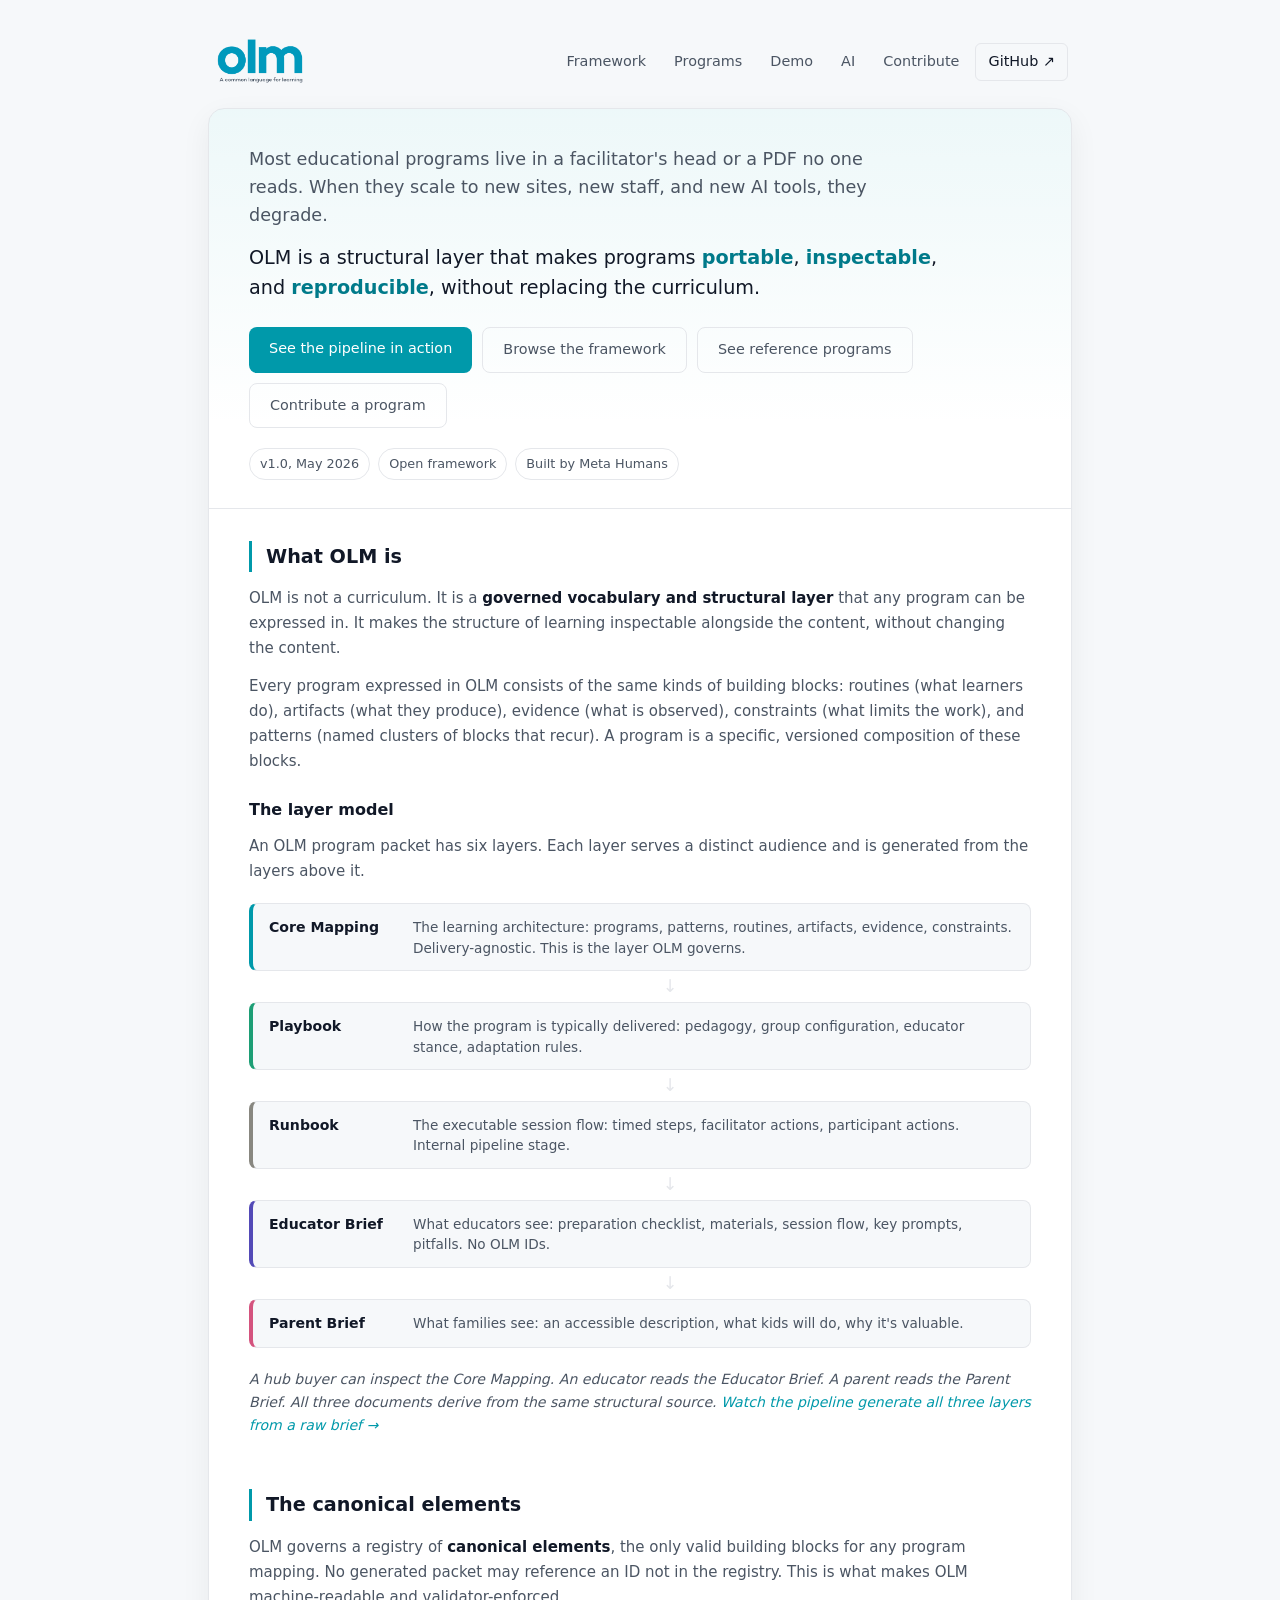
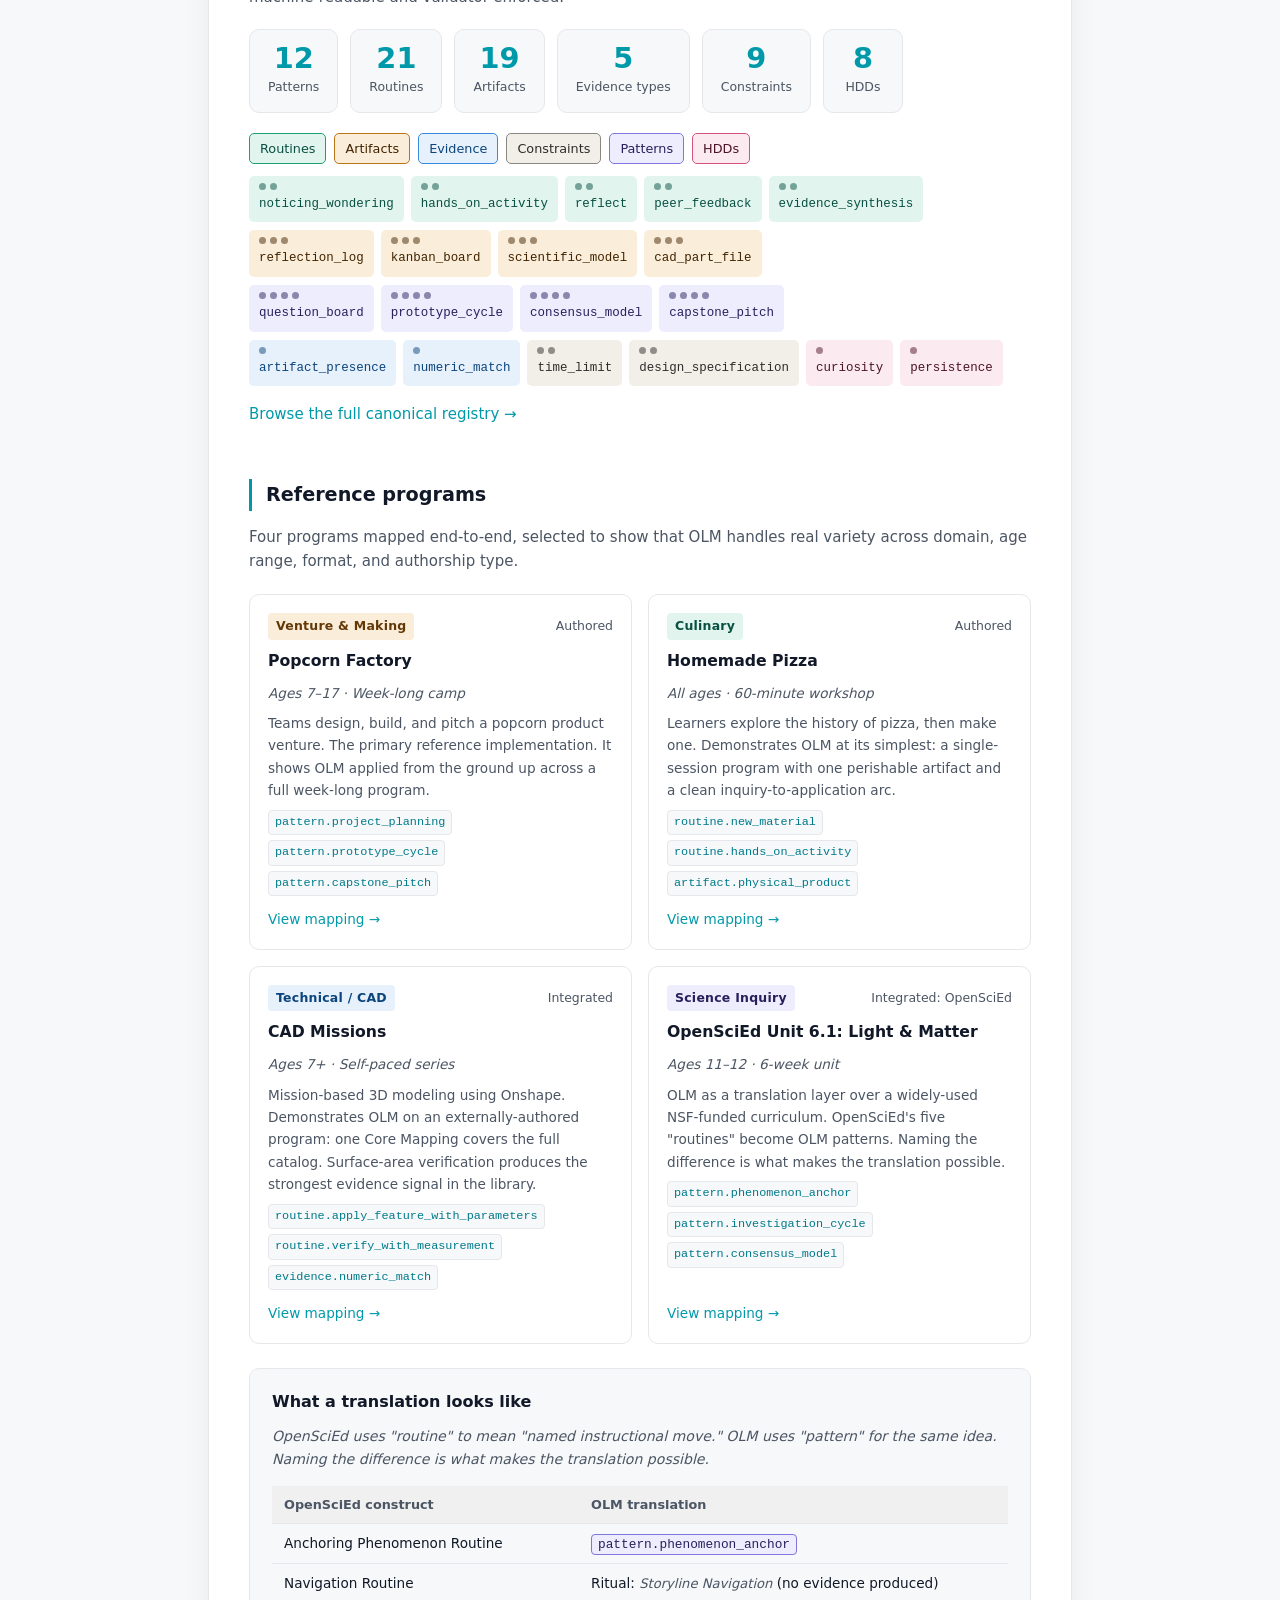
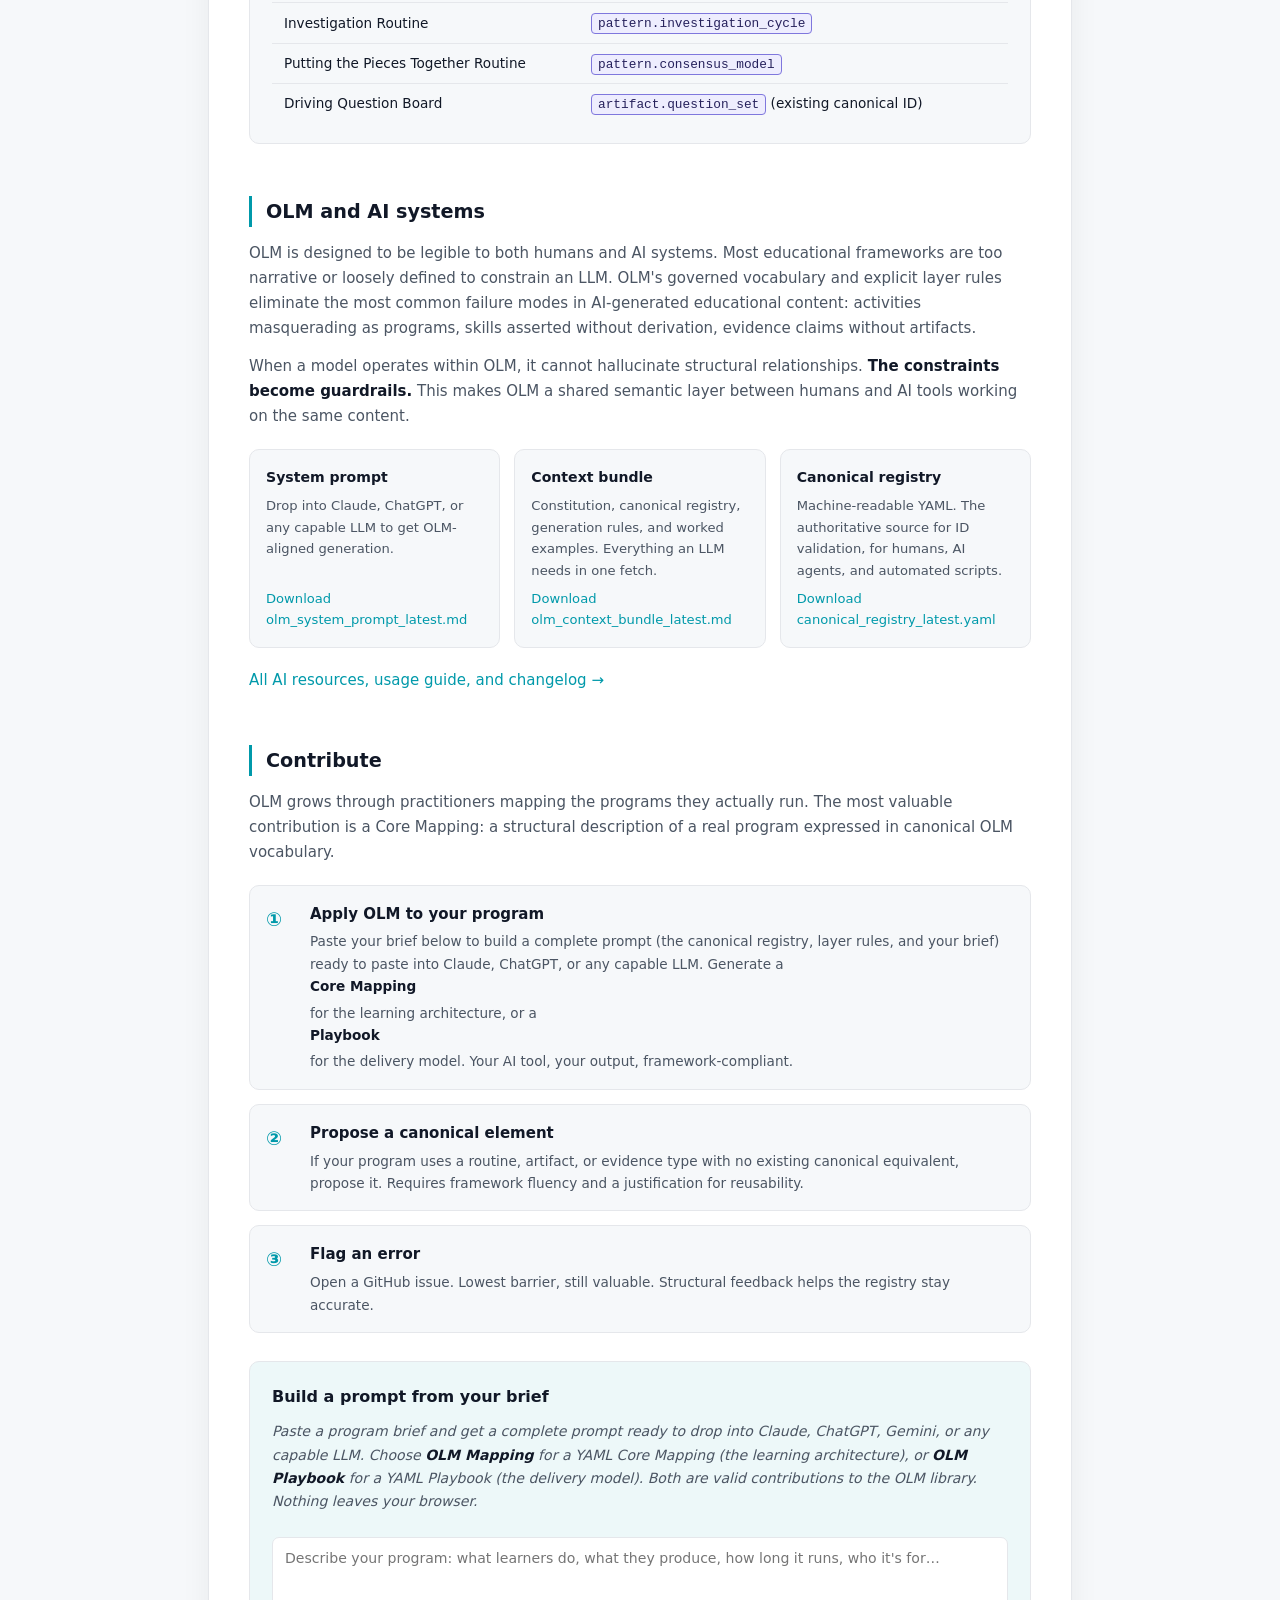
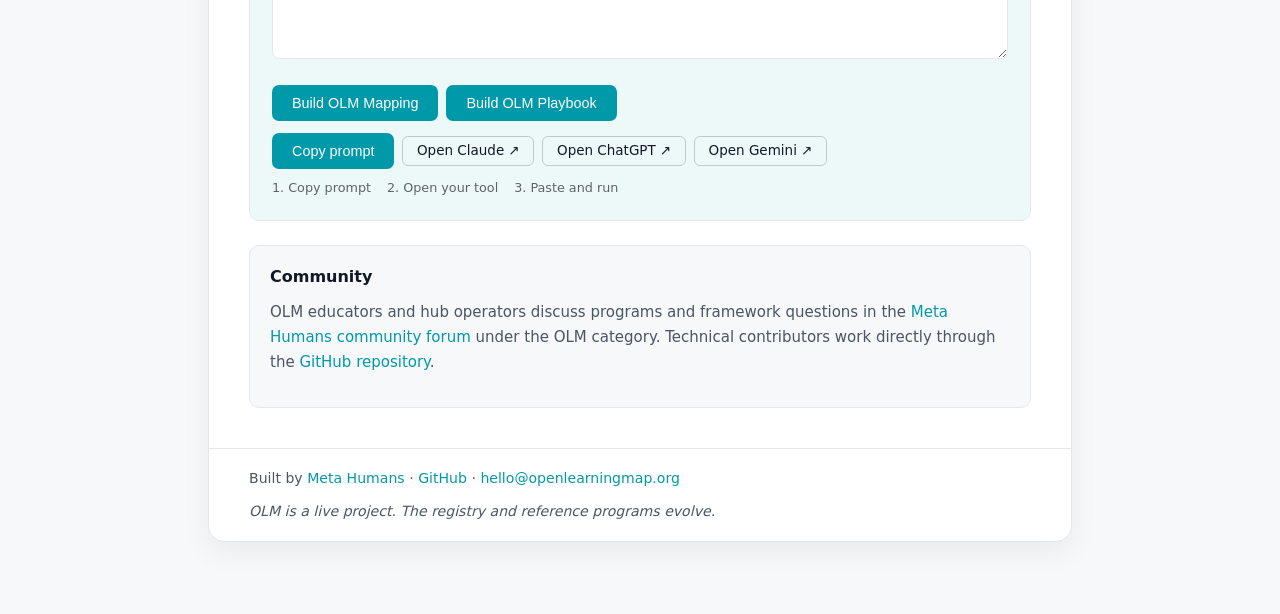
<file: index.html>
<!DOCTYPE html>
<html lang="en">
<head>
  <meta charset="UTF-8" />
  <meta name="viewport" content="width=device-width, initial-scale=1.0" />
  <title>Open Learning Map | A common language for learning</title>
  <meta name="description" content="OLM is a structural framework that makes educational programs portable, inspectable, and reproducible. Designed for both humans and AI systems." />
  <link rel="stylesheet" href="styles.css" />
  <style>
    /* Prompt builder additions to styles.css */
    #prompt-output {
      font-family: ui-monospace, SFMono-Regular, Menlo, Monaco, Consolas, monospace;
      font-size: 0.85em;
      white-space: pre-wrap;
      word-break: break-word;
      margin-top: 0.75rem;
      width: 100%;
      box-sizing: border-box;
    }
    .prompt-actions {
      display: flex;
      flex-wrap: wrap;
      gap: 0.5rem;
      margin-top: 0.75rem;
      align-items: center;
    }
    .build-actions {
      display: flex;
      flex-wrap: wrap;
      gap: 0.5rem;
      margin-top: 0.5rem;
    }
    .prompt-launch {
      display: inline-flex;
      align-items: center;
      padding: 0.45rem 0.85rem;
      border: 1px solid rgba(0,0,0,0.18);
      border-radius: 6px;
      text-decoration: none;
      font-size: 0.9em;
      color: inherit;
      background: transparent;
      line-height: 1;
    }
    .prompt-launch:hover {
      background: rgba(0,0,0,0.04);
    }
    .prompt-steps {
      display: flex;
      flex-wrap: wrap;
      gap: 1rem;
      margin-top: 0.5rem;
      font-size: 0.85em;
      color: rgba(0,0,0,0.6);
    }
    .prompt-steps span { white-space: nowrap; }
    .sr-only {
      position: absolute;
      width: 1px; height: 1px;
      padding: 0; margin: -1px;
      overflow: hidden;
      clip: rect(0,0,0,0);
      border: 0;
    }
  </style>
  <!-- Google tag (gtag.js) -->
  <script async src="https://www.googletagmanager.com/gtag/js?id=G-Q7HHX62PSZ"></script>
  <script>
    window.dataLayer = window.dataLayer || [];
    function gtag(){dataLayer.push(arguments);}
    gtag('js', new Date());

    gtag('config', 'G-Q7HHX62PSZ');
  </script>

  <!-- Structured data: schema.org JSON-LD -->
  <script type="application/ld+json">
  {
    "@context": "https://schema.org",
    "@graph": [
      {
        "@type": "WebSite",
        "@id": "https://openlearningmap.org/#website",
        "url": "https://openlearningmap.org/",
        "name": "Open Learning Map",
        "description": "A governed vocabulary and structural framework for describing educational programs. Designed to be legible to both humans and AI systems.",
        "publisher": { "@id": "https://openlearningmap.org/#publisher" },
        "license": "https://creativecommons.org/licenses/by/4.0/",
        "inLanguage": "en"
      },
      {
        "@type": "Organization",
        "@id": "https://openlearningmap.org/#publisher",
        "name": "Meta Humans",
        "url": "https://www.metahumans.com/",
        "sameAs": [
          "https://github.com/Meta-Humans"
        ]
      },
      {
        "@type": "CreativeWork",
        "@id": "https://openlearningmap.org/#olm",
        "name": "Open Learning Map (OLM)",
        "alternateName": "OLM",
        "description": "A structural framework that makes educational programs portable, inspectable, and reproducible. OLM is not a curriculum. It is a governed vocabulary (routines, artifacts, evidence types, constraints, patterns, Human Development Dimensions) in which any program can be expressed. Designed to be legible to both humans and AI systems.",
        "url": "https://openlearningmap.org/",
        "creator": { "@id": "https://openlearningmap.org/#publisher" },
        "license": "https://creativecommons.org/licenses/by/4.0/",
        "codeRepository": "https://github.com/Meta-Humans/olm",
        "keywords": "educational framework, learning design, open standard, AI-readable curriculum, learning architecture, machine-readable pedagogy",
        "version": "1.2",
        "dateModified": "2026-05-11"
      },
      {
        "@type": "Dataset",
        "@id": "https://openlearningmap.org/ai/canonical_registry_latest.yaml#dataset",
        "name": "OLM Canonical Registry",
        "description": "Machine-readable YAML registry of every valid canonical ID in the OLM framework: routines, artifacts, evidence types, constraints, patterns, and Human Development Dimensions. Source of truth for ID validation in human and AI-generated OLM content.",
        "url": "https://openlearningmap.org/ai/canonical_registry_latest.yaml",
        "encodingFormat": "application/yaml",
        "creator": { "@id": "https://openlearningmap.org/#publisher" },
        "license": "https://creativecommons.org/licenses/by/4.0/",
        "isPartOf": { "@id": "https://openlearningmap.org/#olm" },
        "version": "1.1",
        "dateModified": "2026-05-11",
        "keywords": "OLM, canonical registry, learning vocabulary, controlled vocabulary, educational ontology"
      },
      {
        "@type": "CreativeWork",
        "@id": "https://openlearningmap.org/ai/olm_system_prompt_latest.md#prompt",
        "name": "OLM System Prompt",
        "description": "Self-contained LLM system prompt that constrains generation to OLM canonical vocabulary and layer rules. Drop into Claude, ChatGPT, or any capable LLM as a system message.",
        "url": "https://openlearningmap.org/ai/olm_system_prompt_latest.md",
        "encodingFormat": "text/markdown",
        "isPartOf": { "@id": "https://openlearningmap.org/#olm" },
        "version": "1.2",
        "dateModified": "2026-05-11",
        "license": "https://creativecommons.org/licenses/by/4.0/"
      },
      {
        "@type": "CreativeWork",
        "@id": "https://openlearningmap.org/ai/olm_context_bundle_latest.md#bundle",
        "name": "OLM Context Bundle",
        "description": "Single-file Markdown bundle containing the OLM constitution summary, full canonical registry, layer contracts, generation rules, validation rules, and a worked example. Self-contained reference for LLM agents.",
        "url": "https://openlearningmap.org/ai/olm_context_bundle_latest.md",
        "encodingFormat": "text/markdown",
        "isPartOf": { "@id": "https://openlearningmap.org/#olm" },
        "version": "1.2",
        "dateModified": "2026-05-11",
        "license": "https://creativecommons.org/licenses/by/4.0/"
      }
    ]
  }
  </script>

</head>

<body>
  <main class="container">

    <!-- TOPBAR -->
    <div class="topbar">
      <a class="brand" href="/" aria-label="Open Learning Map">
        <img class="logo" src="assets/olm_logo.png" alt="olm: A common language for learning" />
      </a>
      <nav class="nav" aria-label="Primary">
        <a href="#framework">Framework</a>
        <a href="#programs">Programs</a>
        <a href="/demo/">Demo</a>
        <a href="#ai">AI</a>
        <a href="#contribute">Contribute</a>
        <a href="https://github.com/Meta-Humans/olm" target="_blank" rel="noopener" class="nav-github">GitHub ↗</a>
      </nav>
    </div>

    <div class="page">

      <!-- HERO -->
      <header class="header">
        <p class="hero-problem">
          Most educational programs live in a facilitator's head or a PDF no one reads.
          When they scale to new sites, new staff, and new AI tools, they degrade.
        </p>
        <p class="hero-answer">
          OLM is a structural layer that makes programs <strong>portable</strong>, <strong>inspectable</strong>, and <strong>reproducible</strong>, without replacing the curriculum.
        </p>
        <div class="hero-ctas">
          <a href="/demo/" class="cta-primary">See the pipeline in action</a>
          <a href="#framework" class="cta-secondary">Browse the framework</a>
          <a href="#programs" class="cta-secondary">See reference programs</a>
          <a href="#contribute" class="cta-secondary">Contribute a program</a>
        </div>
        <div class="badges">
          <span class="badge">v1.0, May 2026</span>
          <span class="badge">Open framework</span>
          <span class="badge">Built by Meta Humans</span>
        </div>
      </header>

      <div class="content">

        <!-- WHAT OLM IS -->
        <section id="framework">
          <h2>What OLM is</h2>
          <p>
            OLM is not a curriculum. It is a <strong>governed vocabulary and structural layer</strong> that any program can be expressed in. It makes the structure of learning inspectable alongside the content, without changing the content.
          </p>
          <p>
            Every program expressed in OLM consists of the same kinds of building blocks: routines (what learners do), artifacts (what they produce), evidence (what is observed), constraints (what limits the work), and patterns (named clusters of blocks that recur). A program is a specific, versioned composition of these blocks.
          </p>

          <h3>The layer model</h3>
          <p>An OLM program packet has six layers. Each layer serves a distinct audience and is generated from the layers above it.</p>

          <div class="layers">
            <div class="layer layer-cm">
              <div class="layer-label">Core Mapping</div>
              <div class="layer-desc">The learning architecture: programs, patterns, routines, artifacts, evidence, constraints. Delivery-agnostic. This is the layer OLM governs.</div>
            </div>
            <div class="layer-arrow">↓</div>
            <div class="layer layer-pb">
              <div class="layer-label">Playbook</div>
              <div class="layer-desc">How the program is typically delivered: pedagogy, group configuration, educator stance, adaptation rules.</div>
            </div>
            <div class="layer-arrow">↓</div>
            <div class="layer layer-rb">
              <div class="layer-label">Runbook</div>
              <div class="layer-desc">The executable session flow: timed steps, facilitator actions, participant actions. Internal pipeline stage.</div>
            </div>
            <div class="layer-arrow">↓</div>
            <div class="layer layer-eb">
              <div class="layer-label">Educator Brief</div>
              <div class="layer-desc">What educators see: preparation checklist, materials, session flow, key prompts, pitfalls. No OLM IDs.</div>
            </div>
            <div class="layer-arrow">↓</div>
            <div class="layer layer-parent">
              <div class="layer-label">Parent Brief</div>
              <div class="layer-desc">What families see: an accessible description, what kids will do, why it's valuable.</div>
            </div>
          </div>

          <p class="small-note">
            A hub buyer can inspect the Core Mapping. An educator reads the Educator Brief. A parent reads the Parent Brief. All three documents derive from the same structural source. <a href="/demo/">Watch the pipeline generate all three layers from a raw brief →</a>
          </p>
        </section>

        <!-- BUILDING BLOCKS -->
        <section id="blocks">
          <h2>The canonical elements</h2>
          <p>
            OLM governs a registry of <strong>canonical elements</strong>, the only valid building blocks for any program mapping. No generated packet may reference an ID not in the registry. This is what makes OLM machine-readable and validator-enforced.
          </p>

          <div class="registry-stats">
            <div class="stat"><span class="stat-n">12</span><span class="stat-label">Patterns</span></div>
            <div class="stat"><span class="stat-n">21</span><span class="stat-label">Routines</span></div>
            <div class="stat"><span class="stat-n">19</span><span class="stat-label">Artifacts</span></div>
            <div class="stat"><span class="stat-n">5</span><span class="stat-label">Evidence types</span></div>
            <div class="stat"><span class="stat-n">9</span><span class="stat-label">Constraints</span></div>
            <div class="stat"><span class="stat-n">8</span><span class="stat-label">HDDs</span></div>
          </div>

          <div class="bricks-legend">
            <span class="brick-chip bc-routine">Routines</span>
            <span class="brick-chip bc-artifact">Artifacts</span>
            <span class="brick-chip bc-evidence">Evidence</span>
            <span class="brick-chip bc-constraint">Constraints</span>
            <span class="brick-chip bc-pattern">Patterns</span>
            <span class="brick-chip bc-hdd">HDDs</span>
          </div>

          <div class="bricks-sample">
            <div class="brick-group">
              <div class="brick-row">
                <span class="brick bc-routine"><span class="studs"><i></i><i></i></span>noticing_wondering</span>
                <span class="brick bc-routine"><span class="studs"><i></i><i></i></span>hands_on_activity</span>
                <span class="brick bc-routine"><span class="studs"><i></i><i></i></span>reflect</span>
                <span class="brick bc-routine"><span class="studs"><i></i><i></i></span>peer_feedback</span>
                <span class="brick bc-routine"><span class="studs"><i></i><i></i></span>evidence_synthesis</span>
              </div>
              <div class="brick-row">
                <span class="brick bc-artifact"><span class="studs"><i></i><i></i><i></i></span>reflection_log</span>
                <span class="brick bc-artifact"><span class="studs"><i></i><i></i><i></i></span>kanban_board</span>
                <span class="brick bc-artifact"><span class="studs"><i></i><i></i><i></i></span>scientific_model</span>
                <span class="brick bc-artifact"><span class="studs"><i></i><i></i><i></i></span>cad_part_file</span>
              </div>
              <div class="brick-row">
                <span class="brick bc-pattern"><span class="studs"><i></i><i></i><i></i><i></i></span>question_board</span>
                <span class="brick bc-pattern"><span class="studs"><i></i><i></i><i></i><i></i></span>prototype_cycle</span>
                <span class="brick bc-pattern"><span class="studs"><i></i><i></i><i></i><i></i></span>consensus_model</span>
                <span class="brick bc-pattern"><span class="studs"><i></i><i></i><i></i><i></i></span>capstone_pitch</span>
              </div>
              <div class="brick-row">
                <span class="brick bc-evidence"><span class="studs"><i></i></span>artifact_presence</span>
                <span class="brick bc-evidence"><span class="studs"><i></i></span>numeric_match</span>
                <span class="brick bc-constraint"><span class="studs"><i></i><i></i></span>time_limit</span>
                <span class="brick bc-constraint"><span class="studs"><i></i><i></i></span>design_specification</span>
                <span class="brick bc-hdd"><span class="studs"><i></i></span>curiosity</span>
                <span class="brick bc-hdd"><span class="studs"><i></i></span>persistence</span>
              </div>
            </div>
          </div>

          <p>
            <a href="https://github.com/Meta-Humans/olm/blob/main/canonical/canonical_registry.yaml" target="_blank" rel="noopener">Browse the full canonical registry →</a>
          </p>
        </section>

        <!-- REFERENCE PROGRAMS -->
        <section id="programs">
          <h2>Reference programs</h2>
          <p>
            Four programs mapped end-to-end, selected to show that OLM handles real variety across domain, age range, format, and authorship type.
          </p>

          <div class="program-grid">

            <div class="program-card">
              <div class="program-header">
                <span class="program-domain domain-venture">Venture &amp; Making</span>
                <span class="program-type">Authored</span>
              </div>
              <h3>Popcorn Factory</h3>
              <p class="program-ages">Ages 7–17 · Week-long camp</p>
              <p>Teams design, build, and pitch a popcorn product venture. The primary reference implementation. It shows OLM applied from the ground up across a full week-long program.</p>
              <div class="program-patterns">
                <code>pattern.project_planning</code>
                <code>pattern.prototype_cycle</code>
                <code>pattern.capstone_pitch</code>
              </div>
              <a href="https://github.com/Meta-Humans/olm/tree/main/examples/popcorn_factory" class="program-link" target="_blank" rel="noopener">View mapping →</a>
            </div>

            <div class="program-card">
              <div class="program-header">
                <span class="program-domain domain-culinary">Culinary</span>
                <span class="program-type">Authored</span>
              </div>
              <h3>Homemade Pizza</h3>
              <p class="program-ages">All ages · 60-minute workshop</p>
              <p>Learners explore the history of pizza, then make one. Demonstrates OLM at its simplest: a single-session program with one perishable artifact and a clean inquiry-to-application arc.</p>
              <div class="program-patterns">
                <code>routine.new_material</code>
                <code>routine.hands_on_activity</code>
                <code>artifact.physical_product</code>
              </div>
              <a href="https://github.com/Meta-Humans/olm/tree/main/examples/homemade_pizza" class="program-link" target="_blank" rel="noopener">View mapping →</a>
            </div>

            <div class="program-card">
              <div class="program-header">
                <span class="program-domain domain-technical">Technical / CAD</span>
                <span class="program-type">Integrated</span>
              </div>
              <h3>CAD Missions</h3>
              <p class="program-ages">Ages 7+ · Self-paced series</p>
              <p>Mission-based 3D modeling using Onshape. Demonstrates OLM on an externally-authored program: one Core Mapping covers the full catalog. Surface-area verification produces the strongest evidence signal in the library.</p>
              <div class="program-patterns">
                <code>routine.apply_feature_with_parameters</code>
                <code>routine.verify_with_measurement</code>
                <code>evidence.numeric_match</code>
              </div>
              <a href="https://github.com/Meta-Humans/olm/tree/main/examples/cad_missions" class="program-link" target="_blank" rel="noopener">View mapping →</a>
            </div>

            <div class="program-card">
              <div class="program-header">
                <span class="program-domain domain-science">Science Inquiry</span>
                <span class="program-type">Integrated: OpenSciEd</span>
              </div>
              <h3>OpenSciEd Unit 6.1: Light &amp; Matter</h3>
              <p class="program-ages">Ages 11–12 · 6-week unit</p>
              <p>OLM as a translation layer over a widely-used NSF-funded curriculum. OpenSciEd's five "routines" become OLM patterns. Naming the difference is what makes the translation possible.</p>
              <div class="program-patterns">
                <code>pattern.phenomenon_anchor</code>
                <code>pattern.investigation_cycle</code>
                <code>pattern.consensus_model</code>
              </div>
              <a href="https://github.com/Meta-Humans/olm/tree/main/examples/openscied_6_1" class="program-link" target="_blank" rel="noopener">View mapping →</a>
            </div>

          </div>

          <div class="translation-callout">
            <h3>What a translation looks like</h3>
            <p class="small-note">OpenSciEd uses "routine" to mean "named instructional move." OLM uses "pattern" for the same idea. Naming the difference is what makes the translation possible.</p>
            <table class="translation-table">
              <thead>
                <tr><th>OpenSciEd construct</th><th>OLM translation</th></tr>
              </thead>
              <tbody>
                <tr><td>Anchoring Phenomenon Routine</td><td><code>pattern.phenomenon_anchor</code></td></tr>
                <tr><td>Navigation Routine</td><td>Ritual: <em>Storyline Navigation</em> (no evidence produced)</td></tr>
                <tr><td>Investigation Routine</td><td><code>pattern.investigation_cycle</code></td></tr>
                <tr><td>Putting the Pieces Together Routine</td><td><code>pattern.consensus_model</code></td></tr>
                <tr><td>Driving Question Board</td><td><code>artifact.question_set</code> (existing canonical ID)</td></tr>
              </tbody>
            </table>
          </div>
        </section>

        <!-- OLM AND AI -->
        <section id="ai">
          <h2>OLM and AI systems</h2>
          <p>
            OLM is designed to be legible to both humans and AI systems. Most educational frameworks are too narrative or loosely defined to constrain an LLM. OLM's governed vocabulary and explicit layer rules eliminate the most common failure modes in AI-generated educational content: activities masquerading as programs, skills asserted without derivation, evidence claims without artifacts.
          </p>
          <p>
            When a model operates within OLM, it cannot hallucinate structural relationships. <strong>The constraints become guardrails.</strong> This makes OLM a shared semantic layer between humans and AI tools working on the same content.
          </p>

          <div class="ai-resources">
            <div class="ai-resource">
              <div class="ai-resource-title">System prompt</div>
              <div class="ai-resource-desc">Drop into Claude, ChatGPT, or any capable LLM to get OLM-aligned generation.</div>
              <a href="/ai/olm_system_prompt_latest.md" class="ai-resource-link">Download olm_system_prompt_latest.md</a>
            </div>
            <div class="ai-resource">
              <div class="ai-resource-title">Context bundle</div>
              <div class="ai-resource-desc">Constitution, canonical registry, generation rules, and worked examples. Everything an LLM needs in one fetch.</div>
              <a href="/ai/olm_context_bundle_latest.md" class="ai-resource-link">Download olm_context_bundle_latest.md</a>
            </div>
            <div class="ai-resource">
              <div class="ai-resource-title">Canonical registry</div>
              <div class="ai-resource-desc">Machine-readable YAML. The authoritative source for ID validation, for humans, AI agents, and automated scripts.</div>
              <a href="/ai/canonical_registry_latest.yaml" class="ai-resource-link">Download canonical_registry_latest.yaml</a>
            </div>
          </div>
          <p>
            <a href="/ai/">All AI resources, usage guide, and changelog →</a>
          </p>
        </section>

        <!-- CONTRIBUTE -->
        <section id="contribute">
          <h2>Contribute</h2>
          <p>
            OLM grows through practitioners mapping the programs they actually run. The most valuable contribution is a Core Mapping: a structural description of a real program expressed in canonical OLM vocabulary.
          </p>

          <div class="contrib-paths">
            <div class="contrib-path">
              <div class="contrib-icon">①</div>
              <div>
                <strong>Apply OLM to your program</strong>
                <p>Paste your brief below to build a complete prompt (the canonical registry, layer rules, and your brief) ready to paste into Claude, ChatGPT, or any capable LLM. Generate a <strong>Core Mapping</strong> for the learning architecture, or a <strong>Playbook</strong> for the delivery model. Your AI tool, your output, framework-compliant.</p>
              </div>
            </div>
            <div class="contrib-path">
              <div class="contrib-icon">②</div>
              <div>
                <strong>Propose a canonical element</strong>
                <p>If your program uses a routine, artifact, or evidence type with no existing canonical equivalent, propose it. Requires framework fluency and a justification for reusability.</p>
              </div>
            </div>
            <div class="contrib-path">
              <div class="contrib-icon">③</div>
              <div>
                <strong>Flag an error</strong>
                <p>Open a GitHub issue. Lowest barrier, still valuable. Structural feedback helps the registry stay accurate.</p>
              </div>
            </div>
          </div>

          <div class="brief-generator">
            <h3>Build a prompt from your brief</h3>
            <p class="small-note">Paste a program brief and get a complete prompt ready to drop into Claude, ChatGPT, Gemini, or any capable LLM. Choose <strong>OLM Mapping</strong> for a YAML Core Mapping (the learning architecture), or <strong>OLM Playbook</strong> for a YAML Playbook (the delivery model). Both are valid contributions to the OLM library. Nothing leaves your browser.</p>

            <label for="brief-input" class="sr-only">Program brief</label>
            <textarea id="brief-input" rows="6" placeholder="Describe your program: what learners do, what they produce, how long it runs, who it's for…"></textarea>

            <div class="build-actions">
              <button id="build-cm-btn" type="button" onclick="buildPrompt('core_mapping')">Build OLM Mapping</button>
              <button id="build-pb-btn" type="button" onclick="buildPrompt('playbook')">Build OLM Playbook</button>
            </div>

            <textarea id="prompt-output" rows="14" readonly hidden aria-label="Generated prompt"></textarea>

            <div id="prompt-actions" class="prompt-actions" hidden>
              <button id="copy-btn" type="button" onclick="copyPrompt()">Copy prompt</button>
              <a href="https://claude.ai/new" target="_blank" rel="noopener" class="prompt-launch">Open Claude ↗</a>
              <a href="https://chatgpt.com/" target="_blank" rel="noopener" class="prompt-launch">Open ChatGPT ↗</a>
              <a href="https://gemini.google.com/app" target="_blank" rel="noopener" class="prompt-launch">Open Gemini ↗</a>
            </div>

            <div id="prompt-steps" class="prompt-steps" hidden>
              <span>1. Copy prompt</span>
              <span>2. Open your tool</span>
              <span>3. Paste and run</span>
            </div>

            <p id="prompt-meta" class="small-note" hidden></p>
          </div>

          <div class="community-block">
            <h3>Community</h3>
            <p>
              OLM educators and hub operators discuss programs and framework questions in the
              <a href="https://community.metahumans.com/c/olm" target="_blank" rel="noopener">Meta Humans community forum</a> under the OLM category.
              Technical contributors work directly through the
              <a href="https://github.com/Meta-Humans/olm" target="_blank" rel="noopener">GitHub repository</a>.
            </p>
          </div>
        </section>

      </div><!-- .content -->

      <footer class="footer">
        <span>Built by <a href="https://www.metahumans.com" target="_blank" rel="noopener">Meta Humans</a> · <a href="https://github.com/Meta-Humans/olm" target="_blank" rel="noopener">GitHub</a> · <a href="mailto:hello@openlearningmap.org">hello@openlearningmap.org</a></span>
        <span class="footnote">OLM is a live project. The registry and reference programs evolve.</span>
      </footer>

    </div><!-- .page -->
  </main>

  <script>
    // Prompt builder. Assembles the OLM system prompt + a task wrapper + the user's brief.
    // The system prompt is fetched once from /ai/olm_system_prompt_latest.md and cached.
    // Nothing is sent to a server. The prompt is assembled entirely in the browser.
    //
    // Two output modes, both within OLM framework scope:
    //   core_mapping: YAML Core Mapping (learning architecture)
    //   playbook:     YAML Playbook (delivery model)
    //
    // Cache-busting: bump SYSTEM_PROMPT_VERSION when /ai/olm_system_prompt_latest.md changes.
    // The browser caches per-URL; a new version parameter forces a fresh fetch automatically.

    const SYSTEM_PROMPT_VERSION = '1.2';
    const SYSTEM_PROMPT_URL = '/ai/olm_system_prompt_latest.md?v=' + SYSTEM_PROMPT_VERSION;

    let cachedSystemPrompt = null;

    const TASK_WRAPPER_CORE_MAPPING = [
      '---',
      '',
      '# Task',
      '',
      'A program brief is provided below. Produce a **Core Mapping** for this program as YAML, following the registry, layer rules, and validation requirements above.',
      '',
      'Output only the YAML document. If a concept in the brief has no canonical equivalent, note the gap in a `notes` field rather than inventing an ID. Declare `embedding_mode`. Include durability classification for every artifact.',
      '',
      'When you are satisfied with the Core Mapping, you can optionally share it back to the OLM library by opening an issue at https://github.com/Meta-Humans/olm/issues/new with the YAML pasted in. Reviewers will validate and consider it for promotion to the canonical library.',
      '',
      '---',
      '',
      '# Program brief',
      ''
    ].join('\n');

    const TASK_WRAPPER_PLAYBOOK = [
      '---',
      '',
      '# Task',
      '',
      'A program brief is provided below. Produce a **Playbook** for this program as YAML, following the registry, layer rules, and validation requirements above, plus the Playbook-specific rules in this task wrapper.',
      '',
      '## What a Playbook is',
      '',
      'A Playbook defines the **delivery model** for one or more programs that share a Core Mapping family. It describes how the program is typically delivered (pedagogy, group configuration, educator stance, materials, space setup, adaptation rules) without redefining the canonical routines, artifacts, or evidence declared in the Core Mapping.',
      '',
      'A Playbook is not a session script. It is delivery-layer guidance that applies across many runs of the same program by different educators in different contexts.',
      '',
      '## Granularity rule',
      '',
      'One Playbook supports one delivery model. A single Playbook may support multiple related programs that share that delivery model (e.g., a culinary workshop Playbook may support Pizza, Sushi, and Cookie Decorating programs). Do not write a separate Playbook for each program if the delivery model is identical.',
      '',
      '## Required output fields',
      '',
      'Produce a YAML document with the following fields, in this order:',
      '',
      '- `playbook_id`: slug, lowercase, underscored, format: `playbook.snake_case_name`',
      '- `title`: short descriptive title',
      '- `program_id_supported`: one program ID or a list of program IDs from the same family',
      '- `delivery_duration`: must match the Core Mapping `typical_duration` of the supported program(s)',
      '- `provisional`: boolean. `true` if this is a draft for review; `false` only after acceptance into the canonical library',
      '- `typical_flow`: 3 to 5 high-level phase descriptions. Each phase is a short prose description of what happens in that part of the delivery. NOT a step-by-step script. NOT timed minute-by-minute. NOT mapped one-to-one to routines.',
      '- `roles_and_responsibilities`: object with two arrays:',
      '    - `educator`: what the lead educator is responsible for',
      '    - `guide`: what supporting staff (if any) are responsible for. Use an empty array `[]` if the program is single-educator.',
      '- `materials_equipment`: bulleted list of physical or digital materials needed',
      '- `space_setup`: short description of the space configuration',
      '- `evidence_in_practice`: list of objects, one per artifact declared in the Core Mapping. Each object has:',
      '    - `artifact_id`: must exactly match an artifact ID from the Core Mapping',
      '    - `how_collected`: plain-language description of how the artifact is captured during delivery',
      '- `observable_routines`: list of routine IDs from the Core Mapping that are visibly observable in delivery. Must be a subset of the routines declared in the Core Mapping. Do not add new routines.',
      '- `rituals_referenced`: list of named OLM Ritual Library ritual names (e.g., Morning Circle, Closing Circle, Demo Day), or an empty array `[]`. Free-text descriptions of techniques are NOT valid entries.',
      '- `adaptation_notes`: short prose on how the delivery adapts to common context variations (age range, group size, time constraints)',
      '- `notes`: any framework gaps, ambiguities in the brief, or assumptions made',
      '',
      '## Strict rules',
      '',
      '- Do not redefine routines, artifacts, or evidence. Reference only what the Core Mapping declares.',
      '- Do not invent canonical IDs not in the registry.',
      '- Do not include timed steps, minute-by-minute timing, or scripted facilitator language. That is Runbook scope, not Playbook scope.',
      '- Do not include rituals as free-text descriptions. Only named OLM Ritual Library entries.',
      '- If the brief does not provide enough information for a field, write "to be confirmed" or note the gap in the `notes` field rather than inventing content.',
      '- If the program does not have a Core Mapping yet, note that in the `notes` field and generate the Playbook against a plausible inferred Core Mapping, marking `provisional: true`.',
      '',
      'When you are satisfied with the Playbook, you can optionally share it back to the OLM library by opening an issue at https://github.com/Meta-Humans/olm/issues/new with the YAML pasted in. Submit Playbooks only when the delivery model is genuinely reusable by another organization without modification; org-specific Playbooks stay local.',
      '',
      '---',
      '',
      '# Program brief',
      ''
    ].join('\n');

    const MODE_CONFIG = {
      core_mapping: {
        wrapper: TASK_WRAPPER_CORE_MAPPING,
        label: 'OLM Mapping',
        btnId: 'build-cm-btn',
        produces: 'a YAML Core Mapping for the OLM library'
      },
      playbook: {
        wrapper: TASK_WRAPPER_PLAYBOOK,
        label: 'OLM Playbook',
        btnId: 'build-pb-btn',
        produces: 'a YAML Playbook for the OLM library'
      }
    };

    async function buildPrompt(mode) {
      const cfg = MODE_CONFIG[mode];
      if (!cfg) return;

      const brief = document.getElementById('brief-input').value.trim();
      const cmBtn = document.getElementById('build-cm-btn');
      const pbBtn = document.getElementById('build-pb-btn');
      const out   = document.getElementById('prompt-output');
      const acts  = document.getElementById('prompt-actions');
      const steps = document.getElementById('prompt-steps');
      const meta  = document.getElementById('prompt-meta');

      if (!brief) {
        meta.hidden = false;
        meta.textContent = 'Add a program brief before building the prompt.';
        return;
      }

      const clickedBtn = document.getElementById(cfg.btnId);
      const originalLabel = clickedBtn.textContent;
      cmBtn.disabled = true;
      pbBtn.disabled = true;
      clickedBtn.textContent = 'Building…';

      try {
        if (!cachedSystemPrompt) {
          const res = await fetch(SYSTEM_PROMPT_URL, { cache: 'force-cache' });
          if (!res.ok) throw new Error('Could not load system prompt (HTTP ' + res.status + ').');
          cachedSystemPrompt = await res.text();
        }

        const fullPrompt = cachedSystemPrompt.trim() + '\n\n' + cfg.wrapper + brief + '\n';

        out.value  = fullPrompt;
        out.hidden = false;
        acts.hidden  = false;
        steps.hidden = false;

        const estTokens = Math.round(fullPrompt.length / 4);
        meta.hidden = false;
        meta.textContent = cfg.label + ' prompt, ~' + estTokens.toLocaleString() + ' tokens. Produces ' + cfg.produces + '. Works best with Claude Sonnet, GPT-4o, or Gemini Pro. Nothing left your browser.';
      } catch (e) {
        out.hidden  = true;
        acts.hidden = true;
        steps.hidden = true;
        meta.hidden = false;
        meta.textContent = 'Could not build the prompt: ' + e.message + ' You can still download the system prompt directly from the AI section above and paste it into your tool manually.';
      } finally {
        cmBtn.disabled = false;
        pbBtn.disabled = false;
        clickedBtn.textContent = originalLabel;
      }
    }

    async function copyPrompt() {
      const out = document.getElementById('prompt-output');
      const btn = document.getElementById('copy-btn');
      const original = btn.textContent;
      try {
        await navigator.clipboard.writeText(out.value);
        btn.textContent = 'Copied ✓';
      } catch (e) {
        // Fallback for older browsers: select the text so the user can Cmd/Ctrl+C
        out.focus();
        out.select();
        btn.textContent = 'Press Cmd/Ctrl+C';
      }
      setTimeout(function() { btn.textContent = original; }, 1800);
    }
  </script>
</body>
</html>
</file>
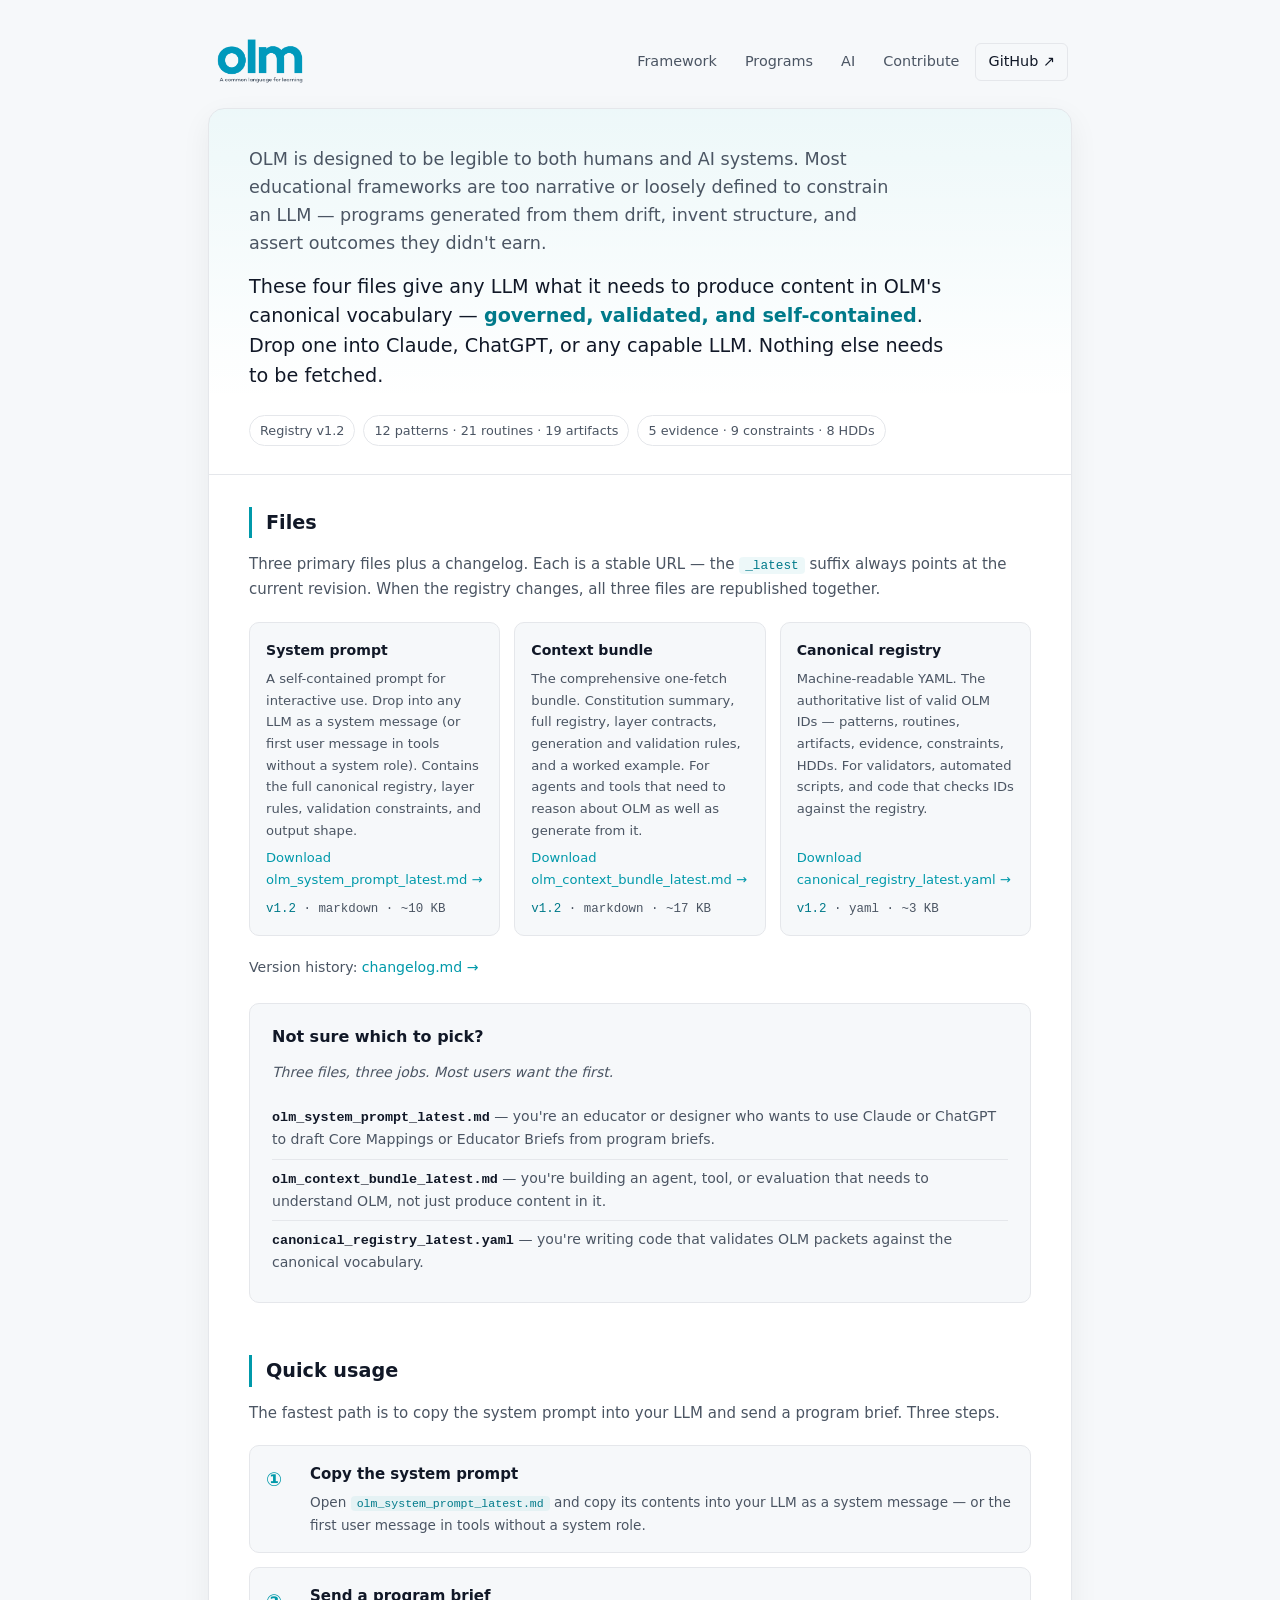
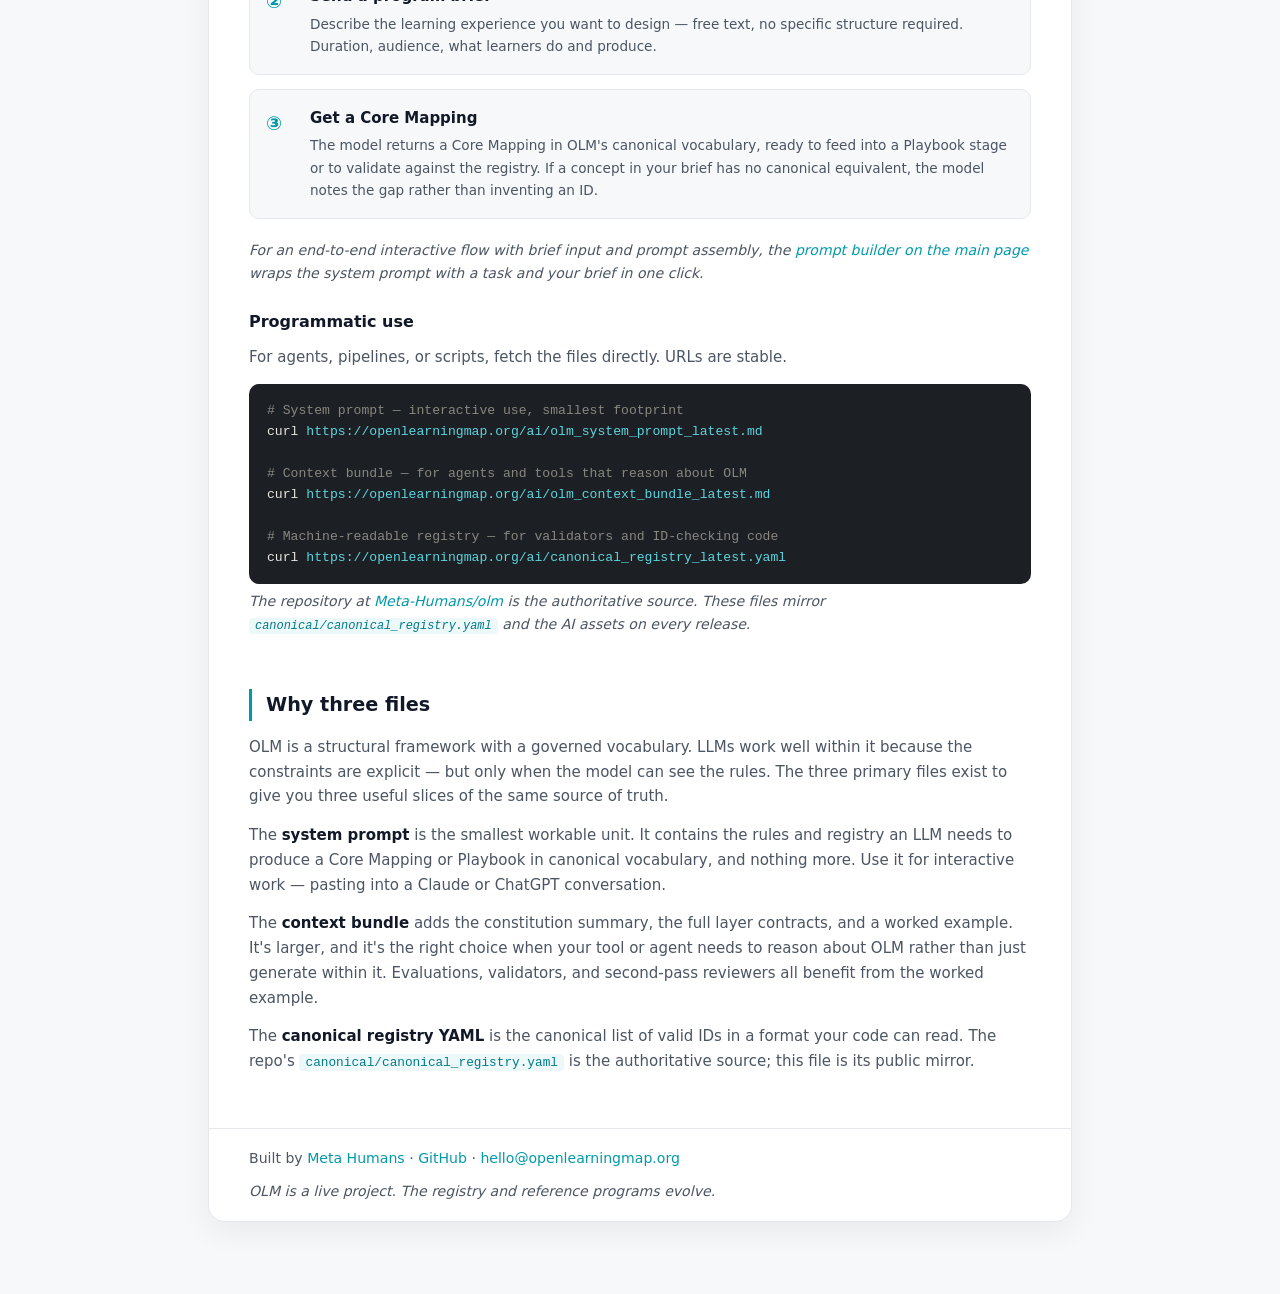
<file: ai/index.html>
<!DOCTYPE html>
<html lang="en">
<head>
  <meta charset="UTF-8" />
  <meta name="viewport" content="width=device-width, initial-scale=1.0" />
  <title>OLM for AI tools — Open Learning Map</title>
  <meta name="description" content="Downloadable OLM prompts and context bundle. Drop into any LLM to generate OLM-aligned learning programs." />
  <meta property="og:title" content="OLM for AI tools" />
  <meta property="og:description" content="Self-contained prompts and context for using Open Learning Map with any LLM." />
  <meta property="og:type" content="website" />
  <meta property="og:url" content="https://openlearningmap.org/ai/" />
  <link rel="stylesheet" href="../styles.css" />
  <style>
    /* /ai/ — additions to styles.css for this page only */
    .file-meta {
      font-size: 0.78rem;
      color: var(--muted);
      font-family: "Courier New", monospace;
      margin-top: 2px;
    }
    .file-meta .ver { color: var(--olm-teal-dark); font-weight: 500; }
    .changelog-link {
      margin-top: 14px;
      font-size: 0.88rem;
    }
    .code-block {
      background: #1c1f23;
      color: #e8e6df;
      padding: 16px 18px;
      border-radius: var(--radius);
      overflow-x: auto;
      white-space: pre-wrap;
      word-break: break-word;
      font-family: "Courier New", ui-monospace, Menlo, monospace;
      font-size: 0.82rem;
      line-height: 1.6;
      margin: 14px 0 6px;
    }
    .code-block .c { color: #888780; }
    .code-block .u { color: #5cd5e0; }
    .inline-code {
      font-family: "Courier New", ui-monospace, monospace;
      font-size: 0.85em;
      background: var(--accent-wash);
      color: var(--olm-teal-dark);
      padding: 1px 6px;
      border-radius: 4px;
    }
    /* Pick callout reuses .translation-callout look but with our own list inside */
    .pick-list { list-style: none; padding: 0; margin: 12px 0 0; }
    .pick-list li {
      padding: 8px 0;
      font-size: 0.88rem;
      color: var(--muted);
      line-height: 1.55;
      border-bottom: 1px solid var(--border);
    }
    .pick-list li:last-child { border-bottom: none; }
    .pick-list strong {
      font-family: "Courier New", monospace;
      font-size: 0.84rem;
      color: var(--text);
      font-weight: 600;
    }
  </style>
  <!-- Google tag (gtag.js) -->
  <script async src="https://www.googletagmanager.com/gtag/js?id=G-Q7HHX62PSZ"></script>
  <script>
    window.dataLayer = window.dataLayer || [];
    function gtag(){dataLayer.push(arguments);}
    gtag('js', new Date());

    gtag('config', 'G-Q7HHX62PSZ');
  </script>

</head>

<body>
  <main class="container">

    <!-- TOPBAR -->
    <div class="topbar">
      <a class="brand" href="/" aria-label="Open Learning Map">
        <img class="logo" src="../assets/olm_logo.png" alt="olm — A common language for learning" />
      </a>
      <nav class="nav" aria-label="Primary">
        <a href="/#framework">Framework</a>
        <a href="/#programs">Programs</a>
        <a href="/#ai" aria-current="page">AI</a>
        <a href="/#contribute">Contribute</a>
        <a href="https://github.com/Meta-Humans/olm" target="_blank" rel="noopener" class="nav-github">GitHub ↗</a>
      </nav>
    </div>

    <div class="page">

      <!-- HERO -->
      <header class="header">
        <p class="hero-problem">
          OLM is designed to be legible to both humans and AI systems. Most educational frameworks are too narrative or loosely defined to constrain an LLM — programs generated from them drift, invent structure, and assert outcomes they didn't earn.
        </p>
        <p class="hero-answer">
          These four files give any LLM what it needs to produce content in OLM's canonical vocabulary — <strong>governed, validated, and self-contained</strong>. Drop one into Claude, ChatGPT, or any capable LLM. Nothing else needs to be fetched.
        </p>
        <div class="badges">
          <span class="badge">Registry v1.2</span>
          <span class="badge">12 patterns · 21 routines · 19 artifacts</span>
          <span class="badge">5 evidence · 9 constraints · 8 HDDs</span>
        </div>
      </header>

      <div class="content">

        <!-- FILES -->
        <section id="files">
          <h2>Files</h2>
          <p>
            Three primary files plus a changelog. Each is a stable URL — the <span class="inline-code">_latest</span> suffix always points at the current revision. When the registry changes, all three files are republished together.
          </p>

          <div class="ai-resources">
            <div class="ai-resource">
              <div class="ai-resource-title">System prompt</div>
              <div class="ai-resource-desc">
                A self-contained prompt for interactive use. Drop into any LLM as a system message (or first user message in tools without a system role). Contains the full canonical registry, layer rules, validation constraints, and output shape.
              </div>
              <a href="olm_system_prompt_latest.md" class="ai-resource-link">Download olm_system_prompt_latest.md →</a>
              <div class="file-meta"><span class="ver">v1.2</span> · markdown · ~10 KB</div>
            </div>
            <div class="ai-resource">
              <div class="ai-resource-title">Context bundle</div>
              <div class="ai-resource-desc">
                The comprehensive one-fetch bundle. Constitution summary, full registry, layer contracts, generation and validation rules, and a worked example. For agents and tools that need to reason about OLM as well as generate from it.
              </div>
              <a href="olm_context_bundle_latest.md" class="ai-resource-link">Download olm_context_bundle_latest.md →</a>
              <div class="file-meta"><span class="ver">v1.2</span> · markdown · ~17 KB</div>
            </div>
            <div class="ai-resource">
              <div class="ai-resource-title">Canonical registry</div>
              <div class="ai-resource-desc">
                Machine-readable YAML. The authoritative list of valid OLM IDs — patterns, routines, artifacts, evidence, constraints, HDDs. For validators, automated scripts, and code that checks IDs against the registry.
              </div>
              <a href="canonical_registry_latest.yaml" class="ai-resource-link">Download canonical_registry_latest.yaml →</a>
              <div class="file-meta"><span class="ver">v1.2</span> · yaml · ~3 KB</div>
            </div>
          </div>

          <p class="changelog-link">
            Version history: <a href="changelog.md">changelog.md →</a>
          </p>

          <div class="translation-callout">
            <h3>Not sure which to pick?</h3>
            <p class="small-note">Three files, three jobs. Most users want the first.</p>
            <ul class="pick-list">
              <li>
                <strong>olm_system_prompt_latest.md</strong> — you're an educator or designer who wants to use Claude or ChatGPT to draft Core Mappings or Educator Briefs from program briefs.
              </li>
              <li>
                <strong>olm_context_bundle_latest.md</strong> — you're building an agent, tool, or evaluation that needs to understand OLM, not just produce content in it.
              </li>
              <li>
                <strong>canonical_registry_latest.yaml</strong> — you're writing code that validates OLM packets against the canonical vocabulary.
              </li>
            </ul>
          </div>
        </section>

        <!-- QUICK USAGE -->
        <section id="usage">
          <h2>Quick usage</h2>
          <p>
            The fastest path is to copy the system prompt into your LLM and send a program brief. Three steps.
          </p>

          <div class="contrib-paths">
            <div class="contrib-path">
              <div class="contrib-icon">①</div>
              <div>
                <strong>Copy the system prompt</strong>
                <p>Open <span class="inline-code">olm_system_prompt_latest.md</span> and copy its contents into your LLM as a system message — or the first user message in tools without a system role.</p>
              </div>
            </div>
            <div class="contrib-path">
              <div class="contrib-icon">②</div>
              <div>
                <strong>Send a program brief</strong>
                <p>Describe the learning experience you want to design — free text, no specific structure required. Duration, audience, what learners do and produce.</p>
              </div>
            </div>
            <div class="contrib-path">
              <div class="contrib-icon">③</div>
              <div>
                <strong>Get a Core Mapping</strong>
                <p>The model returns a Core Mapping in OLM's canonical vocabulary, ready to feed into a Playbook stage or to validate against the registry. If a concept in your brief has no canonical equivalent, the model notes the gap rather than inventing an ID.</p>
              </div>
            </div>
          </div>

          <p class="small-note">
            For an end-to-end interactive flow with brief input and prompt assembly, the <a href="/#contribute">prompt builder on the main page</a> wraps the system prompt with a task and your brief in one click.
          </p>

          <h3>Programmatic use</h3>
          <p>For agents, pipelines, or scripts, fetch the files directly. URLs are stable.</p>

<div class="code-block"><span class="c"># System prompt — interactive use, smallest footprint</span>
curl <span class="u">https://openlearningmap.org/ai/olm_system_prompt_latest.md</span>

<span class="c"># Context bundle — for agents and tools that reason about OLM</span>
curl <span class="u">https://openlearningmap.org/ai/olm_context_bundle_latest.md</span>

<span class="c"># Machine-readable registry — for validators and ID-checking code</span>
curl <span class="u">https://openlearningmap.org/ai/canonical_registry_latest.yaml</span></div>

          <p class="small-note">
            The repository at <a href="https://github.com/Meta-Humans/olm" target="_blank" rel="noopener">Meta-Humans/olm</a> is the authoritative source. These files mirror <span class="inline-code">canonical/canonical_registry.yaml</span> and the AI assets on every release.
          </p>
        </section>

        <!-- WHY THREE -->
        <section id="why">
          <h2>Why three files</h2>
          <p>
            OLM is a structural framework with a governed vocabulary. LLMs work well within it because the constraints are explicit — but only when the model can see the rules. The three primary files exist to give you three useful slices of the same source of truth.
          </p>
          <p>
            The <strong>system prompt</strong> is the smallest workable unit. It contains the rules and registry an LLM needs to produce a Core Mapping or Playbook in canonical vocabulary, and nothing more. Use it for interactive work — pasting into a Claude or ChatGPT conversation.
          </p>
          <p>
            The <strong>context bundle</strong> adds the constitution summary, the full layer contracts, and a worked example. It's larger, and it's the right choice when your tool or agent needs to reason about OLM rather than just generate within it. Evaluations, validators, and second-pass reviewers all benefit from the worked example.
          </p>
          <p>
            The <strong>canonical registry YAML</strong> is the canonical list of valid IDs in a format your code can read. The repo's <span class="inline-code">canonical/canonical_registry.yaml</span> is the authoritative source; this file is its public mirror.
          </p>
        </section>

      </div><!-- .content -->

      <footer class="footer">
        <span>Built by <a href="https://www.metahumans.com" target="_blank" rel="noopener">Meta Humans</a> · <a href="https://github.com/Meta-Humans/olm" target="_blank" rel="noopener">GitHub</a> · <a href="mailto:hello@openlearningmap.org">hello@openlearningmap.org</a></span>
        <span class="footnote">OLM is a live project. The registry and reference programs evolve.</span>
      </footer>

    </div><!-- .page -->
  </main>
</body>
</html>
</file>
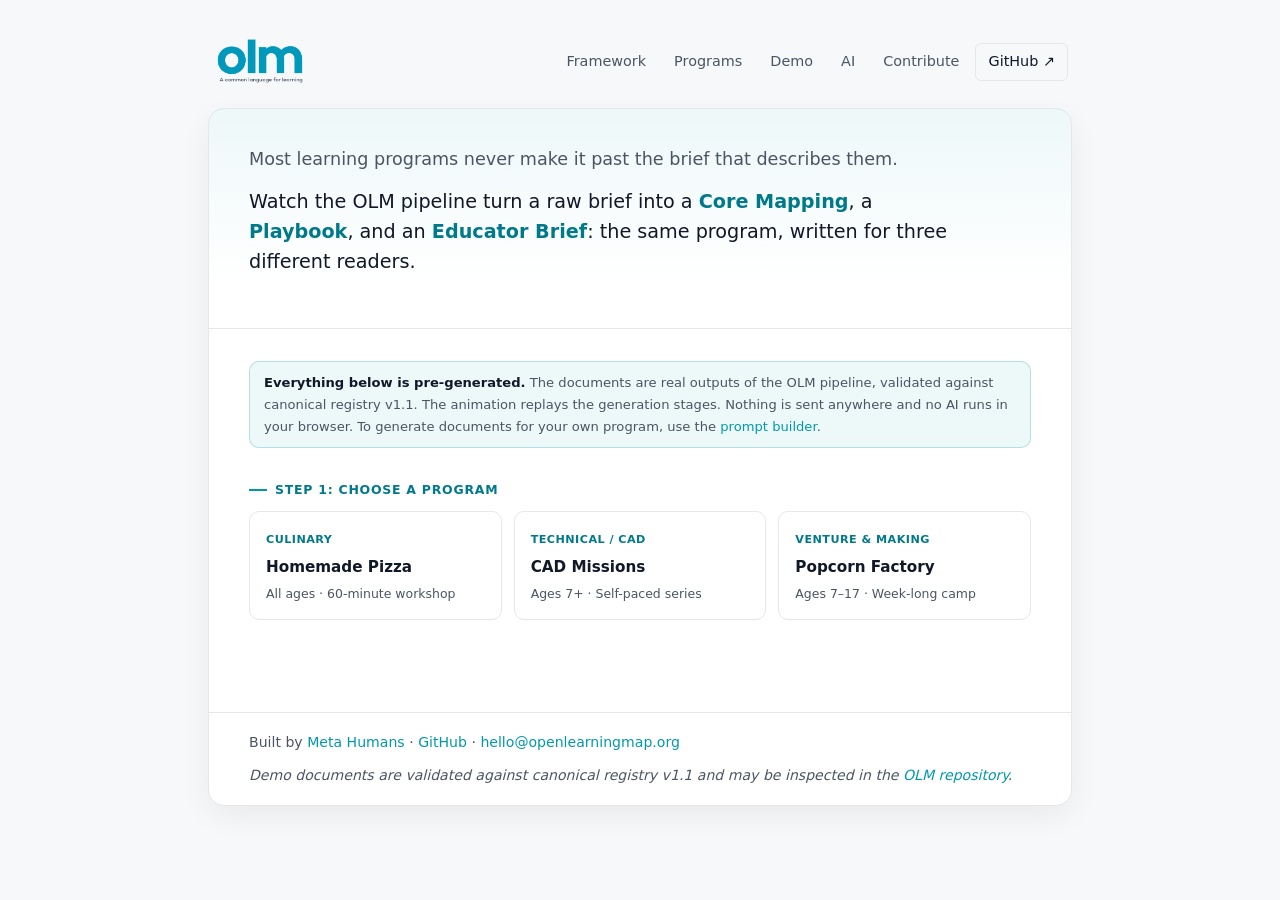
<file: demo/index.html>
<!DOCTYPE html>
<html lang="en">
<head>
  <meta charset="UTF-8" />
  <meta name="viewport" content="width=device-width, initial-scale=1.0" />
  <title>OLM Pipeline Demo | Open Learning Map</title>
  <meta name="description" content="Watch the OLM pipeline turn a raw program brief into a Core Mapping, a Playbook, and an Educator Brief. Pre-generated demonstration with three real programs." />
  <meta property="og:title" content="OLM Pipeline Demo" />
  <meta property="og:description" content="From raw brief to educator-ready documents. See the OLM layer model in action." />
  <meta property="og:type" content="website" />
  <meta property="og:url" content="https://openlearningmap.org/demo/" />
  <link rel="stylesheet" href="../styles.css" />
  <style>
    /* ── /demo/ additions to styles.css for this page only ── */

    .demo-note {
      font-size: 0.82rem;
      color: var(--muted);
      background: var(--accent-wash);
      border: 1px solid rgba(0,153,170,0.25);
      border-radius: var(--radius);
      padding: 10px 14px;
      margin: 0 0 26px;
    }

    .step-label {
      display: inline-flex;
      align-items: center;
      gap: 8px;
      font-size: 0.78rem;
      font-weight: 600;
      letter-spacing: 0.06em;
      text-transform: uppercase;
      color: var(--olm-teal-dark);
      margin: 0 0 10px;
    }
    .step-label::before {
      content: "";
      display: inline-block;
      width: 18px; height: 2px;
      background: var(--olm-teal);
    }

    /* Program picker */
    .pick-grid {
      display: grid;
      grid-template-columns: repeat(auto-fit, minmax(220px, 1fr));
      gap: 12px;
      margin-bottom: 30px;
    }
    .pick-card {
      text-align: left;
      background: var(--surface);
      border: 1px solid var(--border);
      border-radius: var(--radius);
      padding: 14px 16px;
      cursor: pointer;
      font: inherit;
      color: inherit;
      transition: border-color 0.15s, box-shadow 0.15s;
    }
    .pick-card:hover { border-color: var(--olm-teal); }
    .pick-card[aria-pressed="true"] {
      border-color: var(--olm-teal);
      box-shadow: 0 0 0 2px var(--accent-wash), var(--shadow);
    }
    .pick-card h3 { margin: 0 0 4px; font-size: 0.95rem; }
    .pick-card .pick-meta { font-size: 0.78rem; color: var(--muted); margin: 0; }
    .pick-card .pick-domain {
      display: inline-block;
      font-size: 0.7rem;
      font-weight: 600;
      letter-spacing: 0.04em;
      text-transform: uppercase;
      color: var(--olm-teal-dark);
      margin-bottom: 6px;
    }

    /* Brief panel */
    .brief-panel {
      border: 1px dashed var(--border);
      border-radius: var(--radius);
      background: var(--bg);
      padding: 16px 18px;
      margin-bottom: 8px;
    }
    .brief-panel pre {
      margin: 0;
      white-space: pre-wrap;
      word-break: break-word;
      font-family: "Courier New", ui-monospace, Menlo, monospace;
      font-size: 0.82rem;
      line-height: 1.6;
      color: var(--text);
    }
    .brief-tag {
      display: inline-block;
      font-size: 0.7rem;
      font-weight: 600;
      letter-spacing: 0.05em;
      text-transform: uppercase;
      color: var(--muted);
      background: var(--surface);
      border: 1px solid var(--border);
      border-radius: 999px;
      padding: 2px 10px;
      margin-bottom: 10px;
    }
    .brief-hint { font-size: 0.8rem; color: var(--muted); font-style: italic; margin: 6px 0 26px; }

    /* Run button */
    .run-row { display: flex; align-items: center; gap: 14px; flex-wrap: wrap; margin-bottom: 30px; }
    .run-btn {
      display: inline-flex;
      align-items: center;
      gap: 8px;
      padding: 12px 24px;
      background: var(--olm-teal);
      color: #fff;
      border: none;
      border-radius: 8px;
      font-size: 0.95rem;
      font-weight: 500;
      font-family: inherit;
      cursor: pointer;
      transition: background 0.15s;
    }
    .run-btn:hover:not(:disabled) { background: var(--olm-teal-dark); }
    .run-btn:disabled { opacity: 0.55; cursor: default; }
    .run-hint { font-size: 0.8rem; color: var(--muted); }

    /* Pipeline stages */
    .pipeline {
      display: none;
      border: 1px solid var(--border);
      border-radius: var(--radius);
      background: var(--surface);
      padding: 18px 20px;
      margin-bottom: 26px;
    }
    .pipeline.active { display: block; }
    .stage {
      display: flex;
      align-items: baseline;
      gap: 10px;
      padding: 5px 0;
      font-size: 0.85rem;
      color: var(--muted);
      opacity: 0.35;
      transition: opacity 0.25s;
    }
    .stage.running, .stage.done { opacity: 1; }
    .stage .stage-mark {
      width: 16px;
      flex: 0 0 16px;
      text-align: center;
      font-family: "Courier New", monospace;
      color: var(--olm-teal-dark);
    }
    .stage.running .stage-mark::before { content: "▸"; animation: blink 0.9s step-end infinite; }
    .stage.done .stage-mark::before { content: "✓"; }
    .stage.done { color: var(--text); }
    @keyframes blink { 50% { opacity: 0.2; } }

    /* Brick assembly board */
    .assembly {
      margin-top: 14px;
      padding-top: 14px;
      border-top: 1px solid var(--border);
      display: flex;
      flex-wrap: wrap;
      gap: 7px;
      min-height: 36px;
    }
    .assembly .brick {
      opacity: 0;
      transform: translateY(-10px) scale(0.92);
    }
    .assembly .brick.snapped {
      opacity: 1;
      transform: translateY(0) scale(1);
      transition: opacity 0.22s ease-out, transform 0.22s cubic-bezier(0.2, 0.9, 0.3, 1.3);
    }

    /* Output tabs */
    .out { display: none; }
    .out.active { display: block; }
    .out-tabs {
      display: flex;
      flex-wrap: wrap;
      gap: 6px;
      margin-bottom: 0;
    }
    .out-tab {
      font: inherit;
      font-size: 0.85rem;
      font-weight: 500;
      padding: 9px 16px;
      border: 1px solid var(--border);
      border-bottom: none;
      border-radius: 8px 8px 0 0;
      background: var(--bg);
      color: var(--muted);
      cursor: pointer;
      transition: background 0.15s, color 0.15s;
    }
    .out-tab:disabled { opacity: 0.45; cursor: default; }
    .out-tab[aria-selected="true"] {
      background: var(--surface);
      color: var(--text);
      border-color: var(--olm-teal);
      border-bottom: 2px solid var(--surface);
      margin-bottom: -1px;
    }
    .out-tab .tab-check { color: var(--olm-teal-dark); margin-left: 6px; }
    .out-body {
      border: 1px solid var(--border);
      border-radius: 0 var(--radius) var(--radius) var(--radius);
      background: var(--surface);
      overflow: hidden;
    }
    .out-pane { display: none; }
    .out-pane.active { display: block; }

    .yaml-block {
      background: #1c1f23;
      color: #e8e6df;
      padding: 18px 20px;
      overflow-x: auto;
      white-space: pre;
      font-family: "Courier New", ui-monospace, Menlo, monospace;
      font-size: 0.8rem;
      line-height: 1.6;
      margin: 0;
      min-height: 200px;
      max-height: 480px;
      overflow-y: auto;
    }
    .yaml-block .yk { color: #5cd5e0; }
    .yaml-block .yc { color: #888780; }

    /* Educator Brief rendered preview */
    .ebrief {
      padding: 26px 30px 30px;
      max-height: 520px;
      overflow-y: auto;
    }
    .ebrief .eb-doc-tag {
      font-size: 0.7rem;
      font-weight: 600;
      letter-spacing: 0.06em;
      text-transform: uppercase;
      color: var(--olm-teal-dark);
      margin: 0 0 4px;
    }
    .ebrief h3.eb-title { margin: 0 0 2px; font-size: 1.15rem; }
    .ebrief .eb-meta { font-size: 0.8rem; color: var(--muted); margin: 0 0 18px; }
    .ebrief h4 {
      margin: 18px 0 6px;
      font-size: 0.85rem;
      font-weight: 600;
      letter-spacing: 0.03em;
      color: var(--text);
      border-bottom: 1px solid var(--border);
      padding-bottom: 4px;
    }
    .ebrief p, .ebrief li { font-size: 0.85rem; color: var(--muted); margin: 0 0 8px; }
    .ebrief ul { margin: 0 0 8px; padding-left: 20px; }
    .ebrief li { margin-bottom: 4px; }
    .eb-note { font-size: 0.78rem; font-style: italic; }

    .restart-row { margin-top: 18px; }
    .restart-btn {
      font: inherit;
      font-size: 0.85rem;
      padding: 8px 16px;
      border: 1px solid var(--border);
      border-radius: 8px;
      background: transparent;
      color: var(--muted);
      cursor: pointer;
    }
    .restart-btn:hover { background: var(--bg); color: var(--text); }

    @media (prefers-reduced-motion: reduce) {
      .assembly .brick, .assembly .brick.snapped { transition: none; }
      .stage { transition: none; }
      .stage.running .stage-mark::before { animation: none; }
    }
  </style>
  <!-- Google tag (gtag.js) -->
  <script async src="https://www.googletagmanager.com/gtag/js?id=G-Q7HHX62PSZ"></script>
  <script>
    window.dataLayer = window.dataLayer || [];
    function gtag(){dataLayer.push(arguments);}
    gtag('js', new Date());
    gtag('config', 'G-Q7HHX62PSZ');
  </script>
</head>

<body>
  <main class="container">

    <!-- TOPBAR -->
    <div class="topbar">
      <a class="brand" href="/" aria-label="Open Learning Map">
        <img class="logo" src="../assets/olm_logo.png" alt="olm: A common language for learning" />
      </a>
      <nav class="nav" aria-label="Primary">
        <a href="/#framework">Framework</a>
        <a href="/#programs">Programs</a>
        <a href="/demo/" aria-current="page">Demo</a>
        <a href="/#ai">AI</a>
        <a href="/#contribute">Contribute</a>
        <a href="https://github.com/Meta-Humans/olm" target="_blank" rel="noopener" class="nav-github">GitHub ↗</a>
      </nav>
    </div>

    <div class="page">

      <!-- HERO -->
      <header class="header">
        <p class="hero-problem">
          Most learning programs never make it past the brief that describes them.
        </p>
        <p class="hero-answer">
          Watch the OLM pipeline turn a raw brief into a <strong>Core Mapping</strong>, a <strong>Playbook</strong>, and an <strong>Educator Brief</strong>: the same program, written for three different readers.
        </p>
      </header>

      <div class="content">

        <p class="demo-note">
          <strong>Everything below is pre-generated.</strong> The documents are real outputs of the OLM pipeline, validated against canonical registry v1.1. The animation replays the generation stages. Nothing is sent anywhere and no AI runs in your browser. To generate documents for your own program, use the <a href="/#contribute">prompt builder</a>.
        </p>

        <!-- STEP 1 -->
        <section aria-labelledby="step1">
          <p class="step-label" id="step1">Step 1: Choose a program</p>
          <div class="pick-grid" id="pick-grid" role="group" aria-label="Choose a demo program">
            <button class="pick-card" type="button" data-program="pizza" aria-pressed="false">
              <span class="pick-domain">Culinary</span>
              <h3>Homemade Pizza</h3>
              <p class="pick-meta">All ages · 60-minute workshop</p>
            </button>
            <button class="pick-card" type="button" data-program="cad" aria-pressed="false">
              <span class="pick-domain">Technical / CAD</span>
              <h3>CAD Missions</h3>
              <p class="pick-meta">Ages 7+ · Self-paced series</p>
            </button>
            <button class="pick-card" type="button" data-program="popcorn" aria-pressed="false">
              <span class="pick-domain">Venture &amp; Making</span>
              <h3>Popcorn Factory</h3>
              <p class="pick-meta">Ages 7–17 · Week-long camp</p>
            </button>
          </div>
        </section>

        <!-- STEP 2 -->
        <section aria-labelledby="step2" id="step2-section" hidden>
          <p class="step-label" id="step2">Step 2: The raw brief</p>
          <div class="brief-panel">
            <span class="brief-tag">Program brief, as an educator would write it</span>
            <pre id="brief-text"></pre>
          </div>
          <p class="brief-hint">The brief is fixed in this demo. In real use, this is the only thing a program author writes by hand.</p>

          <div class="run-row">
            <button class="run-btn" id="run-btn" type="button">Run the OLM pipeline</button>
            <span class="run-hint">~15 seconds · replays the real generation stages</span>
          </div>
        </section>

        <!-- PIPELINE -->
        <section aria-labelledby="step3" id="pipeline-section" hidden>
          <p class="step-label" id="step3">Step 3: The pipeline</p>
          <div class="pipeline" id="pipeline" aria-live="polite">
            <div class="stage" data-stage="0"><span class="stage-mark"></span><span>Reading program brief</span></div>
            <div class="stage" data-stage="1"><span class="stage-mark"></span><span>Validating vocabulary against canonical registry v1.1</span></div>
            <div class="stage" data-stage="2"><span class="stage-mark"></span><span>Composing Core Mapping: selecting canonical elements</span></div>
            <div class="stage" data-stage="3"><span class="stage-mark"></span><span>Core Mapping complete</span></div>
            <div class="stage" data-stage="4"><span class="stage-mark"></span><span>Deriving Playbook: the delivery model</span></div>
            <div class="stage" data-stage="5"><span class="stage-mark"></span><span>Playbook complete</span></div>
            <div class="stage" data-stage="6"><span class="stage-mark"></span><span>Compiling Educator Brief: the document staff read</span></div>
            <div class="stage" data-stage="7"><span class="stage-mark"></span><span>Packet ready</span></div>
            <div class="assembly" id="assembly" aria-hidden="true"></div>
          </div>
        </section>

        <!-- OUTPUT -->
        <section aria-labelledby="step4" id="out-section" hidden>
          <p class="step-label" id="step4">Step 4: Same program, three altitudes</p>
          <div class="out active" id="out">
            <div class="out-tabs" role="tablist" aria-label="Generated documents">
              <button class="out-tab" id="tab-cm" role="tab" aria-selected="false" aria-controls="pane-cm" disabled>Core Mapping <span class="tab-check" hidden>✓</span></button>
              <button class="out-tab" id="tab-pb" role="tab" aria-selected="false" aria-controls="pane-pb" disabled>Playbook <span class="tab-check" hidden>✓</span></button>
              <button class="out-tab" id="tab-eb" role="tab" aria-selected="false" aria-controls="pane-eb" disabled>Educator Brief <span class="tab-check" hidden>✓</span></button>
            </div>
            <div class="out-body">
              <div class="out-pane" id="pane-cm" role="tabpanel" aria-labelledby="tab-cm">
                <pre class="yaml-block" id="yaml-cm"></pre>
              </div>
              <div class="out-pane" id="pane-pb" role="tabpanel" aria-labelledby="tab-pb">
                <pre class="yaml-block" id="yaml-pb"></pre>
              </div>
              <div class="out-pane" id="pane-eb" role="tabpanel" aria-labelledby="tab-eb">
                <div class="ebrief" id="ebrief"></div>
              </div>
            </div>
            <p class="small-note" style="margin-top: 12px;">
              The Core Mapping is the part OLM governs: pure structure, machine validated. The Playbook is the delivery model. The Educator Brief is the only document staff read: plain language, no OLM IDs. A Parent Brief follows the same cascade.
            </p>
            <div class="restart-row">
              <button class="restart-btn" id="restart-btn" type="button">Try another program</button>
            </div>
          </div>
        </section>

      </div><!-- .content -->

      <footer class="footer">
        <span>Built by <a href="https://www.metahumans.com" target="_blank" rel="noopener">Meta Humans</a> · <a href="https://github.com/Meta-Humans/olm" target="_blank" rel="noopener">GitHub</a> · <a href="mailto:hello@openlearningmap.org">hello@openlearningmap.org</a></span>
        <span class="footnote">Demo documents are validated against canonical registry v1.1 and may be inspected in the <a href="https://github.com/Meta-Humans/olm" target="_blank" rel="noopener">OLM repository</a>.</span>
      </footer>

    </div><!-- .page -->
  </main>

  <script>
    // ──────────────────────────────────────────────────────────────
    // OLM Pipeline Demo. Replay, not live generation.
    // All documents are pre-generated outputs of the OLM pipeline,
    // validated against canonical registry v1.1. The animation
    // replays the stages; nothing leaves the browser.
    // ──────────────────────────────────────────────────────────────

    const PROGRAMS = {

      pizza: {
        brief: `Homemade Pizza. 60-minute workshop, all ages (7+).

Learners explore where pizza comes from (flatbreads, Naples, how it
traveled the world), then make their own personal pizza from prepared
dough: shaping, sauce, toppings, and bake. While pizzas bake, the group
shares what they noticed about how the dough behaved. Everyone eats or
takes home their pizza and we photograph each one before it disappears.

One educator, up to 12 learners. Oven safety rules apply. Toppings are
limited to what is prepped that day.`,
        bricks: [
          ["pattern.opening","bc-pattern"],["pattern.middle","bc-pattern"],["pattern.closing","bc-pattern"],
          ["routine.new_material","bc-routine"],["routine.noticing_wondering","bc-routine"],
          ["routine.hands_on_activity","bc-routine"],["routine.discuss","bc-routine"],["routine.reflect","bc-routine"],
          ["artifact.physical_product","bc-artifact"],["artifact.photo","bc-artifact"],
          ["evidence.artifact_presence","bc-evidence"],["evidence.short_answer_reflection","bc-evidence"],
          ["constraint.time_limit","bc-constraint"],["constraint.safety_requirement","bc-constraint"],
          ["constraint.material_limit","bc-constraint"],
          ["hdd.curiosity","bc-hdd"],["hdd.sensemaking","bc-hdd"]
        ],
        coreMapping: `# Core Mapping generated by the OLM pipeline
# Validated against canonical registry v1.1

program_id: program.homemade_pizza
title: Homemade Pizza
embedding_mode: standalone
duration: 60 minutes
age_range: 7+
program_intent: >
  Learners trace the history of pizza from flatbread to global food,
  then apply that context by shaping, topping, and baking a personal
  pizza. A single-session arc from inquiry to tangible product.

patterns:
  - pattern.opening
  - pattern.middle
  - pattern.closing

routines:
  - routine.new_material        # pizza history and dough science
  - routine.noticing_wondering  # how does dough behave?
  - routine.hands_on_activity   # shape, sauce, top, bake
  - routine.discuss             # share observations while baking
  - routine.reflect             # closing reflection

artifacts:
  - id: artifact.physical_product
    durability: perishable      # it gets eaten
  - id: artifact.photo
    durability: durable         # the record that remains

evidence:
  - evidence.artifact_presence
  - evidence.short_answer_reflection

constraints:
  - constraint.time_limit          # 60 minutes, oven schedule fixed
  - constraint.safety_requirement  # oven and food handling rules
  - constraint.material_limit      # prepped toppings only

hdd_alignment:   # design intent only, never claimed as outcomes
  - hdd.curiosity
  - hdd.sensemaking

notes: >
  The perishable primary artifact is the canonical example of why
  durability classification exists: the photo carries the evidence
  after the pizza is gone.`,
        playbook: `# Playbook generated by the OLM pipeline
# Delivery model. References the Core Mapping; redefines nothing.

playbook_id: playbook.single_session_culinary
title: Single-Session Culinary Workshop
program_id_supported: program.homemade_pizza
delivery_duration: 60 minutes
provisional: false

typical_flow:
  - Welcome and a short story-driven introduction to the dish and
    where it comes from, with the group seated together.
  - Hands-on preparation at stations, with each learner working on
    their own product while the educator circulates.
  - Bake window doubles as group discussion time, surfacing what
    learners noticed about materials and process.
  - Closing tasting, photographs of each product, and a short
    reflection round before cleanup.

roles_and_responsibilities:
  educator:
    - Frame the opening story and demonstrate each preparation step
    - Enforce oven and food-safety rules at all times
    - Capture a photo of every finished product
    - Prompt and collect the closing reflections
  guide: []   # single-educator program

materials_equipment:
  - Prepared dough portions (one per learner)
  - Sauce, cheese, and prepped toppings
  - Oven or countertop pizza ovens
  - Food-safe gloves, sanitizer, paper boats

space_setup: >
  Stations around a central demo table, oven zone physically
  separated and educator-only.

evidence_in_practice:
  - artifact_id: artifact.physical_product
    how_collected: Exists at session end; eaten or taken home.
  - artifact_id: artifact.photo
    how_collected: Educator photographs each pizza before tasting.

observable_routines:
  - routine.hands_on_activity
  - routine.discuss
  - routine.reflect

rituals_referenced:
  - Closing Circle

adaptation_notes: >
  Scales 6 to 12 learners per educator. For younger groups,
  pre-portion toppings; for older groups, extend the dough science
  discussion during the bake window.

notes: >
  Reusable across culinary single-session programs with the same
  delivery shape.`,
        ebrief: `
          <p class="eb-doc-tag">Educator Brief</p>
          <h3 class="eb-title">Homemade Pizza</h3>
          <p class="eb-meta">60-minute workshop · All ages 7+ · 1 educator, up to 12 learners</p>

          <h4>What to Expect</h4>
          <p>A fast single session. Learners hear a short history of pizza, make their own from prepared dough, and reflect while it bakes. Expect the energy to peak at the topping stage.</p>

          <h4>Before the Session</h4>
          <ul>
            <li>Portion dough: one ball per learner, room temperature</li>
            <li>Prep topping bowls and label them</li>
            <li>Preheat ovens 20 minutes before start</li>
            <li>Check allergy notes for the roster</li>
          </ul>

          <h4>Materials</h4>
          <ul>
            <li>Dough portions, sauce, cheese, prepped toppings</li>
            <li>Food-safe gloves, sanitizer, paper boats</li>
            <li>Camera or phone for product photos</li>
          </ul>

          <h4>Key Prompts</h4>
          <ul>
            <li>"What did the dough do that you didn't expect?"</li>
            <li>"Why do you think pizza spread around the world?"</li>
            <li>"What would you change about yours next time?"</li>
          </ul>

          <h4>Common Pitfalls</h4>
          <ul>
            <li>Letting the history segment run long. Cap it at 10 minutes.</li>
            <li>Overloaded pizzas that won't cook through. Coach restraint at the topping table.</li>
            <li>Forgetting photos before tasting. The photo is the only record once the pizza is eaten.</li>
          </ul>

          <h4>End of Session</h4>
          <p>Closing circle while eating: one sentence each on what they noticed. Photograph every pizza. Cleanup happens inside the session time.</p>
          <p class="eb-note">This brief is compiled by the pipeline from the layers you just watched generate. Educators never see an OLM ID.</p>`
      },

      cad: {
        brief: `CAD Missions. Self-paced 3D modeling series, ages 7+.

Learners complete missions in Onshape, a professional browser-based
CAD tool. Each mission gives a design specification: model a part with
exact dimensions. Learners explore the tool, apply features like
sketch, extrude, and fillet with precise parameters, and iterate until
the part matches spec. Onshape measures the part's surface area and
the learner checks the number against the mission's expected value.
A match means the geometry is right.

Self-directed pace. An educator is nearby, but missions are designed
to be completed independently.

Resources
- www.onshape.com (each student needs an Onshape account)
- www.cadmissions.com (educators and students use this to access
  the missions or purchase the mission books)`,
        bricks: [
          ["routine.explore_tool","bc-routine"],["routine.apply_feature_with_parameters","bc-routine"],
          ["routine.iterate_for_precision","bc-routine"],["routine.verify_with_measurement","bc-routine"],
          ["routine.compare_to_spec","bc-routine"],["routine.reflect","bc-routine"],
          ["artifact.cad_part_file","bc-artifact"],["artifact.measurement_log","bc-artifact"],
          ["artifact.verification_record","bc-artifact"],
          ["evidence.numeric_match","bc-evidence"],["evidence.artifact_presence","bc-evidence"],
          ["evidence.routine_completion","bc-evidence"],
          ["constraint.design_specification","bc-constraint"],["constraint.tool_limit","bc-constraint"],
          ["constraint.self_direction","bc-constraint"],
          ["hdd.precision_orientation","bc-hdd"],["hdd.persistence","bc-hdd"],["hdd.self_trust","bc-hdd"]
        ],
        coreMapping: `# Core Mapping generated by the OLM pipeline
# Validated against canonical registry v1.1
# Integration type: overlay on an externally-authored program

program_id: program.cad_missions
title: CAD Missions
embedding_mode: standalone
duration: self-paced (30–60 minutes per mission)
age_range: 7+
program_intent: >
  Mission-based 3D modeling in professional CAD. Each mission supplies
  a design specification; learners model the part, measure it, and
  verify their result against the expected value. Correctness is
  demonstrated by measurement rather than asserted by an adult.

patterns: []   # mission structure is linear; no canonical pattern claimed

routines:
  - routine.explore_tool
  - routine.apply_feature_with_parameters   # sketch, extrude, fillet
  - routine.iterate_for_precision
  - routine.verify_with_measurement         # surface-area check
  - routine.compare_to_spec
  - routine.reflect

artifacts:
  - id: artifact.cad_part_file
    durability: durable
  - id: artifact.measurement_log
    durability: durable
  - id: artifact.verification_record
    durability: durable

evidence:
  - evidence.numeric_match        # measured value equals spec value
  - evidence.artifact_presence
  - evidence.routine_completion

constraints:
  - constraint.design_specification   # exact target dimensions
  - constraint.tool_limit             # Onshape feature set per mission
  - constraint.self_direction         # missions completed independently

hdd_alignment:   # design intent only, never claimed as outcomes
  - hdd.precision_orientation
  - hdd.persistence
  - hdd.self_trust

notes: >
  evidence.numeric_match is the strongest evidence signal in the
  reference library: the artifact verifies itself. One Core Mapping
  covers the full mission catalog; missions vary in content, not
  structure.`,
        playbook: `# Playbook generated by the OLM pipeline
# Delivery model. References the Core Mapping; redefines nothing.

playbook_id: playbook.self_paced_cad_missions
title: Self-Paced CAD Mission Series
program_id_supported: program.cad_missions
delivery_duration: self-paced (30–60 minutes per mission)
provisional: false

typical_flow:
  - Learner selects the next mission and reads its design
    specification before touching the tool.
  - Independent modeling time, where the learner explores, applies
    features, and iterates toward the spec dimensions.
  - Verification: the learner measures the part in-tool and
    compares the value against the mission's expected result.
  - Short logged reflection, then either a retry for precision or
    progression to the next mission.

roles_and_responsibilities:
  educator:
    - Maintain the mission sequence and unlock progression
    - Coach precision habits without taking the mouse
    - Spot-check verification records weekly
  guide:
    - Help with account and tool access issues
    - Encourage stuck learners toward the next small step

materials_equipment:
  - Laptop or desktop per learner (Chromebook sufficient)
  - Onshape education accounts (www.onshape.com)
  - Mission cards or mission books from www.cadmissions.com

space_setup: >
  Individual workstations; a shared screen available for occasional
  feature demonstrations. No fixed seating; learners work at their
  own mission, not the group's.

evidence_in_practice:
  - artifact_id: artifact.cad_part_file
    how_collected: Saved automatically in the learner's Onshape account.
  - artifact_id: artifact.measurement_log
    how_collected: Learner records the measured value on the mission card.
  - artifact_id: artifact.verification_record
    how_collected: Match/no-match against spec, logged per mission attempt.

observable_routines:
  - routine.apply_feature_with_parameters
  - routine.verify_with_measurement
  - routine.compare_to_spec

rituals_referenced: []

adaptation_notes: >
  Works one-on-one, in open studio hours, or as a station within a
  larger camp. Younger learners may need the first mission paired;
  independence is the design goal, not the entry requirement.

notes: >
  Delivery model is reusable for any self-paced, specification-
  verified technical series.`,
        ebrief: `
          <p class="eb-doc-tag">Educator Brief</p>
          <h3 class="eb-title">CAD Missions</h3>
          <p class="eb-meta">Self-paced series · Ages 7+ · Independent missions, educator nearby</p>

          <h4>What to Expect</h4>
          <p>Quiet, focused, and self-directed. Each learner works through their own mission at their own pace. Protect that independence. The missions are designed to teach; your role is to coach.</p>

          <h4>Before the Session</h4>
          <ul>
            <li>Confirm every learner can log into Onshape (accounts at onshape.com)</li>
            <li>Have the mission sequence ready from cadmissions.com</li>
            <li>Review which mission each returning learner is on</li>
          </ul>

          <h4>Materials</h4>
          <ul>
            <li>One computer per learner</li>
            <li>Mission cards or mission books from cadmissions.com</li>
            <li>Verification log sheets</li>
          </ul>

          <h4>Resources</h4>
          <ul>
            <li><a href="https://www.onshape.com" target="_blank" rel="noopener">onshape.com</a>: each student needs an account before the first mission</li>
            <li><a href="https://www.cadmissions.com" target="_blank" rel="noopener">cadmissions.com</a>: mission access and mission books, for educators and students</li>
          </ul>

          <h4>Key Prompts</h4>
          <ul>
            <li>"What does the spec ask for, exactly?"</li>
            <li>"What did the measurement tell you?"</li>
            <li>"Which feature would get you closer?"</li>
          </ul>

          <h4>Common Pitfalls</h4>
          <ul>
            <li>Taking the mouse. Coach with words, not hands.</li>
            <li>Letting a learner skip verification. The measured match is the point of the mission.</li>
            <li>Racing through missions. Remind learners that precision matters more than speed.</li>
          </ul>

          <h4>End of Session</h4>
          <p>Each learner logs where they stopped and their last measurement. It takes two minutes and lets the next session start without setup.</p>
          <p class="eb-note">This brief is compiled by the pipeline from the layers you just watched generate. Educators never see an OLM ID.</p>`
      },

      popcorn: {
        brief: `Popcorn Factory. Week-long camp, ages 7–17, teams of ~6.

Teams design, build, and pitch a popcorn product venture across four
days. Day one frames the challenge: teams interpret the problem, set
up a kanban board, and build a first prototype. Days two and three are
for iteration: flavor development, branding, costing, design reviews
between teams. Day four is Demo Day: final prototype, public pitch to
families, and a team retrospective.

Three teams of six, one educator plus three guides. Each team works
within a materials budget. Food-safety rules apply throughout.`,
        bricks: [
          ["pattern.project_planning","bc-pattern"],["pattern.question_board","bc-pattern"],
          ["pattern.prototype_cycle","bc-pattern"],["pattern.design_review","bc-pattern"],
          ["pattern.capstone_pitch","bc-pattern"],["pattern.retrospective","bc-pattern"],
          ["routine.problem_interpretation","bc-routine"],["routine.design_planning","bc-routine"],
          ["routine.kanban_workflow","bc-routine"],["routine.prototype_iteration","bc-routine"],
          ["routine.peer_feedback","bc-routine"],["routine.presentation_pitch","bc-routine"],
          ["routine.retrospective","bc-routine"],
          ["artifact.design_brief","bc-artifact"],["artifact.kanban_board","bc-artifact"],
          ["artifact.prototype","bc-artifact"],["artifact.pitch_deck","bc-artifact"],
          ["artifact.reflection_log","bc-artifact"],
          ["evidence.artifact_presence","bc-evidence"],["evidence.rubric_observation","bc-evidence"],
          ["evidence.short_answer_reflection","bc-evidence"],
          ["constraint.time_limit","bc-constraint"],["constraint.team_size","bc-constraint"],
          ["constraint.budget_cap","bc-constraint"],["constraint.safety_requirement","bc-constraint"],
          ["hdd.collaboration","bc-hdd"],["hdd.agency","bc-hdd"],["hdd.persistence","bc-hdd"]
        ],
        coreMapping: `# Core Mapping generated by the OLM pipeline
# Validated against canonical registry v1.1
# Primary reference implementation of the OLM library

program_id: program.popcorn_factory
title: Popcorn Factory
embedding_mode: standalone
duration: 4 days
age_range: 7–17
program_intent: >
  Teams experience the full lifecycle of launching a product venture:
  interpreting a challenge, planning work, iterating prototypes
  through structured reviews, and pitching publicly on Demo Day.

patterns:
  - pattern.project_planning
  - pattern.question_board
  - pattern.prototype_cycle
  - pattern.design_review
  - pattern.capstone_pitch     # final-phase only
  - pattern.retrospective      # final-phase only

routines:
  - routine.problem_interpretation
  - routine.design_planning
  - routine.kanban_workflow
  - routine.prototype_iteration
  - routine.peer_feedback
  - routine.presentation_pitch
  - routine.retrospective

artifacts:
  - id: artifact.design_brief
    durability: durable
  - id: artifact.kanban_board
    durability: durable
  - id: artifact.prototype
    durability: perishable     # it's popcorn
  - id: artifact.pitch_deck
    durability: durable
  - id: artifact.reflection_log
    durability: durable

evidence:
  - evidence.artifact_presence
  - evidence.rubric_observation       # pitch rubric on Demo Day
  - evidence.short_answer_reflection

constraints:
  - constraint.time_limit
  - constraint.team_size              # teams of ~6
  - constraint.budget_cap             # materials budget per team
  - constraint.safety_requirement     # food handling

hdd_alignment:   # design intent only, never claimed as outcomes
  - hdd.collaboration
  - hdd.agency
  - hdd.persistence

notes: >
  Capstone patterns (capstone_pitch, retrospective) belong to the
  final phase only; earlier days run prototype_cycle and
  design_review. No skills are claimed directly; skills are derived
  downstream from routines, artifacts, and evidence.`,
        playbook: `# Playbook generated by the OLM pipeline
# Delivery model. References the Core Mapping; redefines nothing.

playbook_id: playbook.venture_week_camp
title: Venture Week Camp
program_id_supported: program.popcorn_factory
delivery_duration: 4 days
provisional: false

typical_flow:
  - Framing day: challenge introduction, problem interpretation,
    team formation, kanban setup, and a deliberately rough first
    prototype before the day ends.
  - Iteration days: morning stand-ups, prototype cycles, breakout
    workshops on branding and costing, and cross-team design
    reviews each afternoon.
  - Convergence: teams lock their product, build the pitch, and
    rehearse with guide feedback.
  - Demo Day: public pitches to families, tasting, and a team
    retrospective to close the week.

roles_and_responsibilities:
  educator:
    - Own the weekly arc and protect iteration time
    - Run design reviews and the Demo Day rubric
    - Keep kanban boards honest and visible
  guide:
    - Coordinate one team each through daily cycles
    - Supervise safe food handling at all times
    - Capture reflection moments the educator can't see

materials_equipment:
  - Popcorn kernels, oil, flavorings within budget caps
  - Kanban boards (one per team), sticky notes
  - Branding supplies: paper, markers, packaging blanks
  - Pitch space with projector for Demo Day

space_setup: >
  One zone per team plus a shared materials store and a separated
  food-prep area. Demo Day reconfigures the room toward a stage.

evidence_in_practice:
  - artifact_id: artifact.design_brief
    how_collected: Completed by each team on framing day.
  - artifact_id: artifact.kanban_board
    how_collected: Photographed at the end of each day.
  - artifact_id: artifact.prototype
    how_collected: Tasted and photographed at each design review.
  - artifact_id: artifact.pitch_deck
    how_collected: Saved before Demo Day; presented publicly.
  - artifact_id: artifact.reflection_log
    how_collected: Short entries after each design review and at close.

observable_routines:
  - routine.kanban_workflow
  - routine.prototype_iteration
  - routine.peer_feedback
  - routine.presentation_pitch

rituals_referenced:
  - Morning Circle
  - Kanban Review
  - Demo Day
  - Closing Circle

adaptation_notes: >
  Scales 2 to 4 teams with one guide per team. For younger-skewing
  groups, shorten pitch length and pre-build the deck template; for
  older groups, deepen the costing workshop.

notes: >
  The delivery model generalizes to any product-venture week with a
  perishable or physical prototype.`,
        ebrief: `
          <p class="eb-doc-tag">Educator Brief</p>
          <h3 class="eb-title">Popcorn Factory</h3>
          <p class="eb-meta">4-day camp · Ages 7–17 · 3 teams of ~6 · 1 educator + 3 guides</p>

          <h4>What to Expect</h4>
          <p>A full venture arc in four days. Day one ends with a rough prototype on purpose. The week builds toward Demo Day, when families watch teams pitch what they built.</p>

          <h4>Before the Session</h4>
          <ul>
            <li>Stock kernels, oil, and flavorings within each team's budget</li>
            <li>Set up one kanban board per team zone</li>
            <li>Brief guides on their team assignments and the daily rhythm</li>
            <li>Confirm Demo Day invitations went to families</li>
          </ul>

          <h4>Materials</h4>
          <ul>
            <li>Popcorn supplies and flavor stations</li>
            <li>Kanban boards, sticky notes, timers</li>
            <li>Branding and packaging supplies</li>
            <li>Projector and pitch space for Demo Day</li>
          </ul>

          <h4>Key Prompts</h4>
          <ul>
            <li>"Who is this product for?"</li>
            <li>"What did the last taste test tell you?"</li>
            <li>"What's on the board that nobody's doing?"</li>
          </ul>

          <h4>Common Pitfalls</h4>
          <ul>
            <li>Teams polishing one idea instead of iterating. Push for version two by lunch.</li>
            <li>Kanban boards going stale by day two. Review them in morning circle each day.</li>
            <li>Guides doing the work during crunch. Keep coaching hands-off, especially before Demo Day.</li>
          </ul>

          <h4>End of Session</h4>
          <p>Each day closes with a circle and a one-line reflection per learner. The week closes with a team retrospective after the pitches. Protect time for it.</p>
          <p class="eb-note">This brief is compiled by the pipeline from the layers you just watched generate. Educators never see an OLM ID.</p>`
      }
    };

    // ── State and elements ──
    let selected = null;
    let running = false;
    const reduceMotion = window.matchMedia('(prefers-reduced-motion: reduce)').matches;

    const $ = (id) => document.getElementById(id);
    const pickCards = document.querySelectorAll('.pick-card');
    const stages = document.querySelectorAll('.stage');
    const tabs = { cm: $('tab-cm'), pb: $('tab-pb'), eb: $('tab-eb') };
    const panes = { cm: $('pane-cm'), pb: $('pane-pb'), eb: $('pane-eb') };

    // ── Program selection ──
    pickCards.forEach(card => {
      card.addEventListener('click', () => {
        if (running) return;
        selected = card.dataset.program;
        pickCards.forEach(c => c.setAttribute('aria-pressed', String(c === card)));
        $('brief-text').textContent = PROGRAMS[selected].brief;
        $('step2-section').hidden = false;
        resetOutput();
        $('step2-section').scrollIntoView({ behavior: reduceMotion ? 'auto' : 'smooth', block: 'start' });
      });
    });

    function resetOutput() {
      $('pipeline-section').hidden = true;
      $('out-section').hidden = true;
      $('pipeline').classList.remove('active');
      stages.forEach(s => s.classList.remove('running', 'done'));
      $('assembly').innerHTML = '';
      Object.values(tabs).forEach(t => {
        t.disabled = true;
        t.setAttribute('aria-selected', 'false');
        t.querySelector('.tab-check').hidden = true;
      });
      Object.values(panes).forEach(p => p.classList.remove('active'));
      $('run-btn').disabled = false;
    }

    // ── Tab switching ──
    function showTab(key) {
      Object.entries(tabs).forEach(([k, t]) => t.setAttribute('aria-selected', String(k === key)));
      Object.entries(panes).forEach(([k, p]) => p.classList.toggle('active', k === key));
    }
    tabs.cm.addEventListener('click', () => !tabs.cm.disabled && showTab('cm'));
    tabs.pb.addEventListener('click', () => !tabs.pb.disabled && showTab('pb'));
    tabs.eb.addEventListener('click', () => !tabs.eb.disabled && showTab('eb'));

    // ── Helpers ──
    const wait = (ms) => new Promise(r => setTimeout(r, reduceMotion ? 0 : ms));

    function setStage(i, state) {
      stages.forEach((s, idx) => {
        if (idx < i) { s.classList.add('done'); s.classList.remove('running'); }
        else if (idx === i) { s.classList.add(state); if (state === 'done') s.classList.remove('running'); }
      });
    }

    async function assembleBricks(program) {
      const board = $('assembly');
      for (const [id, cls] of program.bricks) {
        const brick = document.createElement('span');
        brick.className = 'brick ' + cls;
        const short = id.split('.')[1];
        const studCount = cls === 'bc-pattern' ? 4 : cls === 'bc-artifact' ? 3 : cls === 'bc-evidence' || cls === 'bc-hdd' ? 1 : 2;
        brick.innerHTML = '<span class="studs">' + '<i></i>'.repeat(studCount) + '</span>' + short;
        board.appendChild(brick);
        // force reflow so the snap transition runs
        void brick.offsetWidth;
        brick.classList.add('snapped');
        await wait(110);
      }
    }

    function typeYaml(el, text) {
      return new Promise(resolve => {
        el.textContent = '';
        if (reduceMotion) { el.textContent = text; resolve(); return; }
        const lines = text.split('\n');
        let i = 0;
        const tick = () => {
          // reveal 2 lines per frame for pace
          el.textContent += (i > 0 ? '\n' : '') + lines.slice(i, i + 2).join('\n');
          i += 2;
          if (i < lines.length) { setTimeout(tick, 36); }
          else { resolve(); }
        };
        tick();
      });
    }

    function unlockTab(key) {
      tabs[key].disabled = false;
      tabs[key].querySelector('.tab-check').hidden = false;
    }

    // ── The run ──
    $('run-btn').addEventListener('click', async () => {
      if (!selected || running) return;
      running = true;
      $('run-btn').disabled = true;
      const program = PROGRAMS[selected];

      $('pipeline-section').hidden = false;
      $('pipeline').classList.add('active');
      $('pipeline-section').scrollIntoView({ behavior: reduceMotion ? 'auto' : 'smooth', block: 'start' });

      setStage(0, 'running'); await wait(900); setStage(0, 'done');
      setStage(1, 'running'); await wait(1100); setStage(1, 'done');

      // Composing Core Mapping: bricks assemble
      setStage(2, 'running');
      await assembleBricks(program);
      setStage(2, 'done');

      // Core Mapping output
      $('out-section').hidden = false;
      setStage(3, 'running');
      unlockTab('cm'); showTab('cm');
      $('out-section').scrollIntoView({ behavior: reduceMotion ? 'auto' : 'smooth', block: 'nearest' });
      await typeYaml($('yaml-cm'), program.coreMapping);
      setStage(3, 'done');

      // Playbook
      setStage(4, 'running'); await wait(800); setStage(4, 'done');
      setStage(5, 'running');
      unlockTab('pb'); showTab('pb');
      await typeYaml($('yaml-pb'), program.playbook);
      setStage(5, 'done');

      // Educator Brief
      setStage(6, 'running'); await wait(900); setStage(6, 'done');
      $('ebrief').innerHTML = program.ebrief;
      unlockTab('eb'); showTab('eb');
      setStage(7, 'done');
      stages[7].classList.add('done');

      running = false;
    });

    // ── Restart ──
    $('restart-btn').addEventListener('click', () => {
      if (running) return;
      resetOutput();
      selected = null;
      pickCards.forEach(c => c.setAttribute('aria-pressed', 'false'));
      $('step2-section').hidden = true;
      $('pick-grid').scrollIntoView({ behavior: reduceMotion ? 'auto' : 'smooth', block: 'start' });
    });
  </script>
</body>
</html>
</file>
<file: styles.css>
:root {
  --olm-teal: #0099AA;
  --olm-teal-dark: #007A8A;
  --bg: #F6F8FA;
  --surface: #FFFFFF;
  --text: #111827;
  --muted: #4B5563;
  --border: #E5E7EB;
  --shadow: 0 10px 30px rgba(0,0,0,0.06);
  --accent: var(--olm-teal);
  --accent-wash: rgba(0, 153, 170, 0.07);
  --radius: 10px;
}

* { box-sizing: border-box; }

body {
  margin: 0;
  font-family: ui-sans-serif, system-ui, -apple-system, "Segoe UI", Roboto, Helvetica, Arial;
  background: var(--bg);
  color: var(--text);
  line-height: 1.65;
  font-size: 15px;
}

a { color: var(--accent); text-decoration: none; }
a:hover { text-decoration: underline; }

.container { max-width: 900px; margin: 0 auto; padding: 28px 18px 72px; }

/* ── TOPBAR ── */
.topbar {
  display: flex; align-items: center; justify-content: space-between;
  gap: 16px; padding: 8px 4px 20px;
}
.brand { display: inline-flex; align-items: center; }
.logo { height: 52px; width: auto; display: block; }
.nav { display: flex; align-items: center; gap: 4px; flex-wrap: wrap; }
.nav a {
  padding: 6px 12px; font-size: 0.9rem; color: var(--muted);
  border-radius: 6px; transition: background 0.15s, color 0.15s;
}
.nav a:hover { background: rgba(0,0,0,0.05); color: var(--text); text-decoration: none; }
.nav-github {
  border: 1px solid var(--border) !important;
  color: var(--text) !important;
  font-weight: 500;
}
.nav-github:hover { background: var(--text) !important; color: #fff !important; }

/* ── PAGE CARD ── */
.page {
  background: var(--surface);
  border: 1px solid var(--border);
  border-radius: 16px;
  box-shadow: var(--shadow);
  overflow: hidden;
}

/* ── HEADER / HERO ── */
.header {
  padding: 36px 40px 28px;
  border-bottom: 1px solid var(--border);
  background: linear-gradient(180deg, var(--accent-wash), transparent 80%);
}
.hero-problem {
  margin: 0 0 14px;
  font-size: 1.1rem;
  color: var(--muted);
  max-width: 58ch;
  line-height: 1.6;
}
.hero-answer {
  margin: 0 0 24px;
  font-size: 1.2rem;
  color: var(--text);
  max-width: 58ch;
  line-height: 1.55;
}
.hero-answer strong { color: var(--olm-teal-dark); }
.hero-ctas { display: flex; flex-wrap: wrap; gap: 10px; margin-bottom: 20px; }
.cta-primary {
  display: inline-block; padding: 10px 20px;
  background: var(--olm-teal); color: #fff !important;
  border-radius: 8px; font-size: 0.9rem; font-weight: 500;
  text-decoration: none !important;
  transition: background 0.15s;
}
.cta-primary:hover { background: var(--olm-teal-dark); }
.cta-secondary {
  display: inline-block; padding: 10px 20px;
  border: 1px solid var(--border); border-radius: 8px;
  font-size: 0.9rem; color: var(--muted) !important;
  text-decoration: none !important;
  transition: background 0.15s, color 0.15s;
}
.cta-secondary:hover { background: var(--bg); color: var(--text) !important; }
.badges { display: flex; flex-wrap: wrap; gap: 8px; margin-top: 8px; }
.badge {
  display: inline-flex; align-items: center;
  font-size: 0.8rem; padding: 4px 10px;
  border: 1px solid var(--border); border-radius: 999px;
  background: rgba(255,255,255,0.8); color: var(--muted);
}

/* ── CONTENT ── */
.content { padding: 32px 40px 40px; }

section { margin-bottom: 52px; }
section:last-child { margin-bottom: 0; }

h2 {
  margin: 0 0 14px;
  font-size: 1.2rem;
  font-weight: 600;
  padding-left: 14px;
  border-left: 3px solid var(--accent);
  color: var(--text);
}
h3 { margin: 24px 0 10px; font-size: 1rem; font-weight: 600; color: var(--text); }

p { margin: 0 0 14px; color: var(--muted); }
p strong { color: var(--text); }

.small-note { font-size: 0.88rem; color: var(--muted); font-style: italic; }

/* ── LAYER MODEL ── */
.layers { margin: 20px 0; display: flex; flex-direction: column; gap: 0; }
.layer {
  padding: 12px 16px; border-radius: 8px;
  border: 1px solid var(--border); background: var(--bg);
  display: flex; align-items: baseline; gap: 14px;
}
.layer-cm { border-left: 4px solid #0099AA; }
.layer-pb { border-left: 4px solid #1D9E75; }
.layer-rb { border-left: 4px solid #888780; }
.layer-eb { border-left: 4px solid #534AB7; }
.layer-parent { border-left: 4px solid #D4537E; }
.layer-label { font-size: 0.88rem; font-weight: 600; color: var(--text); min-width: 130px; flex-shrink: 0; }
.layer-desc { font-size: 0.85rem; color: var(--muted); line-height: 1.5; }
.layer-arrow { text-align: center; color: var(--border); font-size: 1.1rem; margin: 1px 0; padding-left: 60px; }

/* ── REGISTRY STATS ── */
.registry-stats {
  display: flex; flex-wrap: wrap; gap: 12px;
  margin: 20px 0;
}
.stat {
  display: flex; flex-direction: column; align-items: center;
  padding: 14px 18px;
  border: 1px solid var(--border); border-radius: 10px;
  background: var(--bg); min-width: 80px;
}
.stat-n { font-size: 1.8rem; font-weight: 600; color: var(--olm-teal); line-height: 1; }
.stat-label { font-size: 0.78rem; color: var(--muted); margin-top: 4px; text-align: center; }

/* ── BRICK LEGEND ── */
.bricks-legend { display: flex; flex-wrap: wrap; gap: 8px; margin: 16px 0 12px; }
.brick-chip {
  display: inline-flex; align-items: center;
  font-size: 0.8rem; font-weight: 500; padding: 4px 10px;
  border-radius: 5px; border: 1px solid transparent;
}
.bc-routine  { background: #E1F5EE; border-color: #1D9E75; color: #085041; }
.bc-artifact { background: #FAEEDA; border-color: #BA7517; color: #412402; }
.bc-evidence { background: #E6F1FB; border-color: #378ADD; color: #0C447C; }
.bc-constraint { background: #F1EFE8; border-color: #888780; color: #2C2C2A; }
.bc-pattern  { background: #EEEDFE; border-color: #7F77DD; color: #26215C; }
.bc-hdd      { background: #FBEAF0; border-color: #D4537E; color: #4B1528; }

/* ── BRICKS SAMPLE ── */
.bricks-sample { margin: 12px 0 16px; }
.brick-group { display: flex; flex-direction: column; gap: 8px; }
.brick-row { display: flex; flex-wrap: wrap; gap: 7px; }
.brick {
  display: inline-flex; flex-direction: column; align-items: flex-start;
  padding: 6px 9px 7px; border-radius: 5px; border: 1px solid transparent;
  font-size: 0.78rem; font-family: "Courier New", monospace; font-weight: 500;
}
.studs { display: flex; gap: 4px; margin-bottom: 4px; }
.studs i {
  display: inline-block; width: 7px; height: 7px;
  border-radius: 50%; background: currentColor; opacity: 0.5;
  font-style: normal;
}

/* ── PROGRAM GRID ── */
.program-grid { display: grid; grid-template-columns: 1fr 1fr; gap: 16px; margin: 20px 0; }
@media (max-width: 640px) { .program-grid { grid-template-columns: 1fr; } }

.program-card {
  border: 1px solid var(--border); border-radius: var(--radius);
  padding: 18px; background: var(--surface);
  display: flex; flex-direction: column; gap: 8px;
}
.program-header { display: flex; align-items: center; justify-content: space-between; gap: 8px; }
.program-domain {
  font-size: 0.78rem; font-weight: 600; padding: 3px 8px;
  border-radius: 4px; letter-spacing: 0.02em;
}
.domain-venture { background: #FAEEDA; color: #633806; }
.domain-culinary { background: #E1F5EE; color: #085041; }
.domain-technical { background: #E6F1FB; color: #0C447C; }
.domain-science { background: #EEEDFE; color: #26215C; }
.program-type { font-size: 0.78rem; color: var(--muted); }
.program-card h3 { margin: 0; font-size: 0.98rem; font-weight: 600; color: var(--text); }
.program-ages { font-size: 0.82rem; color: var(--muted); margin: 0; font-style: italic; }
.program-card p { font-size: 0.85rem; margin: 0; }
.program-patterns { display: flex; flex-wrap: wrap; gap: 5px; }
.program-patterns code {
  font-size: 0.74rem; background: var(--bg);
  border: 1px solid var(--border); border-radius: 4px;
  padding: 2px 6px; color: var(--olm-teal-dark); font-family: "Courier New", monospace;
}
.program-link { font-size: 0.85rem; font-weight: 500; margin-top: auto; padding-top: 4px; }

/* ── TRANSLATION TABLE ── */
.translation-callout {
  margin-top: 24px; padding: 20px 22px;
  background: var(--bg); border: 1px solid var(--border);
  border-radius: var(--radius);
}
.translation-callout h3 { margin-top: 0; }
.translation-table {
  width: 100%; border-collapse: collapse; font-size: 0.85rem;
  margin-top: 12px;
}
.translation-table th {
  text-align: left; padding: 8px 12px;
  background: #f0f0f0; color: var(--muted);
  font-weight: 600; font-size: 0.8rem;
  border-bottom: 1px solid var(--border);
}
.translation-table td {
  padding: 8px 12px; border-bottom: 1px solid var(--border);
  vertical-align: middle;
}
.translation-table td:first-child { color: var(--text); font-weight: 500; }
.translation-table td code {
  font-family: "Courier New", monospace; font-size: 0.8rem;
  background: #EEEDFE; border: 1px solid #7F77DD;
  border-radius: 4px; padding: 2px 6px; color: #26215C;
}
.translation-table td em { color: var(--muted); font-size: 0.82rem; }
.translation-table tr:last-child td { border-bottom: none; }

/* ── AI RESOURCES ── */
.ai-resources { display: grid; grid-template-columns: 1fr 1fr 1fr; gap: 14px; margin: 20px 0; }
@media (max-width: 680px) { .ai-resources { grid-template-columns: 1fr; } }
.ai-resource {
  border: 1px solid var(--border); border-radius: var(--radius);
  padding: 16px; background: var(--bg);
  display: flex; flex-direction: column; gap: 6px;
}
.ai-resource-title { font-size: 0.88rem; font-weight: 600; color: var(--text); }
.ai-resource-desc { font-size: 0.82rem; color: var(--muted); flex: 1; }
.ai-resource-link { font-size: 0.82rem; font-weight: 500; }

/* ── CONTRIBUTION PATHS ── */
.contrib-paths { display: flex; flex-direction: column; gap: 14px; margin: 20px 0; }
.contrib-path {
  display: flex; gap: 16px; align-items: flex-start;
  padding: 16px; border: 1px solid var(--border);
  border-radius: var(--radius); background: var(--bg);
}
.contrib-icon {
  font-size: 1.2rem; font-weight: 700; color: var(--olm-teal);
  min-width: 28px; padding-top: 2px;
}
.contrib-path strong { display: block; margin-bottom: 4px; color: var(--text); }
.contrib-path p { margin: 0; font-size: 0.85rem; }

/* ── BRIEF GENERATOR ── */
.brief-generator {
  margin-top: 28px; padding: 22px;
  border: 1px solid var(--border); border-radius: var(--radius);
  background: var(--accent-wash);
}
.brief-generator h3 { margin-top: 0; }
.brief-generator textarea {
  width: 100%; padding: 12px; font-size: 0.88rem;
  border: 1px solid var(--border); border-radius: 7px;
  resize: vertical; font-family: inherit;
  background: #fff; color: var(--text);
  margin: 10px 0;
}
.brief-generator button {
  padding: 10px 20px; background: var(--olm-teal); color: #fff;
  border: none; border-radius: 7px; font-size: 0.9rem;
  font-weight: 500; cursor: pointer;
  transition: background 0.15s;
}
.brief-generator button:hover { background: var(--olm-teal-dark); }
.brief-generator button:disabled { opacity: 0.6; cursor: not-allowed; }
.generate-output {
  margin-top: 16px; padding: 14px;
  background: #fff; border: 1px solid var(--border);
  border-radius: 7px; font-size: 0.82rem;
  font-family: "Courier New", monospace;
  white-space: pre-wrap; color: var(--text);
  max-height: 360px; overflow-y: auto;
}

/* ── COMMUNITY BLOCK ── */
.community-block {
  margin-top: 24px; padding: 18px 20px;
  border: 1px solid var(--border); border-radius: var(--radius);
  background: var(--bg);
}
.community-block h3 { margin-top: 0; }

/* ── FOOTER ── */
.footer {
  padding: 18px 40px;
  border-top: 1px solid var(--border);
  color: var(--muted); font-size: 0.88rem;
  display: flex; flex-wrap: wrap; gap: 10px;
  justify-content: space-between;
}
.footnote { font-style: italic; }

/* ── ACCESSIBILITY ── */
.sr-only {
  position: absolute; width: 1px; height: 1px;
  padding: 0; margin: -1px; overflow: hidden;
  clip: rect(0,0,0,0); white-space: nowrap; border: 0;
}

/* ── RESPONSIVE ── */
@media (max-width: 600px) {
  .header, .content { padding-left: 22px; padding-right: 22px; }
  .footer { padding-left: 22px; padding-right: 22px; }
  .layers { gap: 0; }
  .layer { flex-direction: column; gap: 6px; }
  .layer-label { min-width: unset; }
}
</file>
